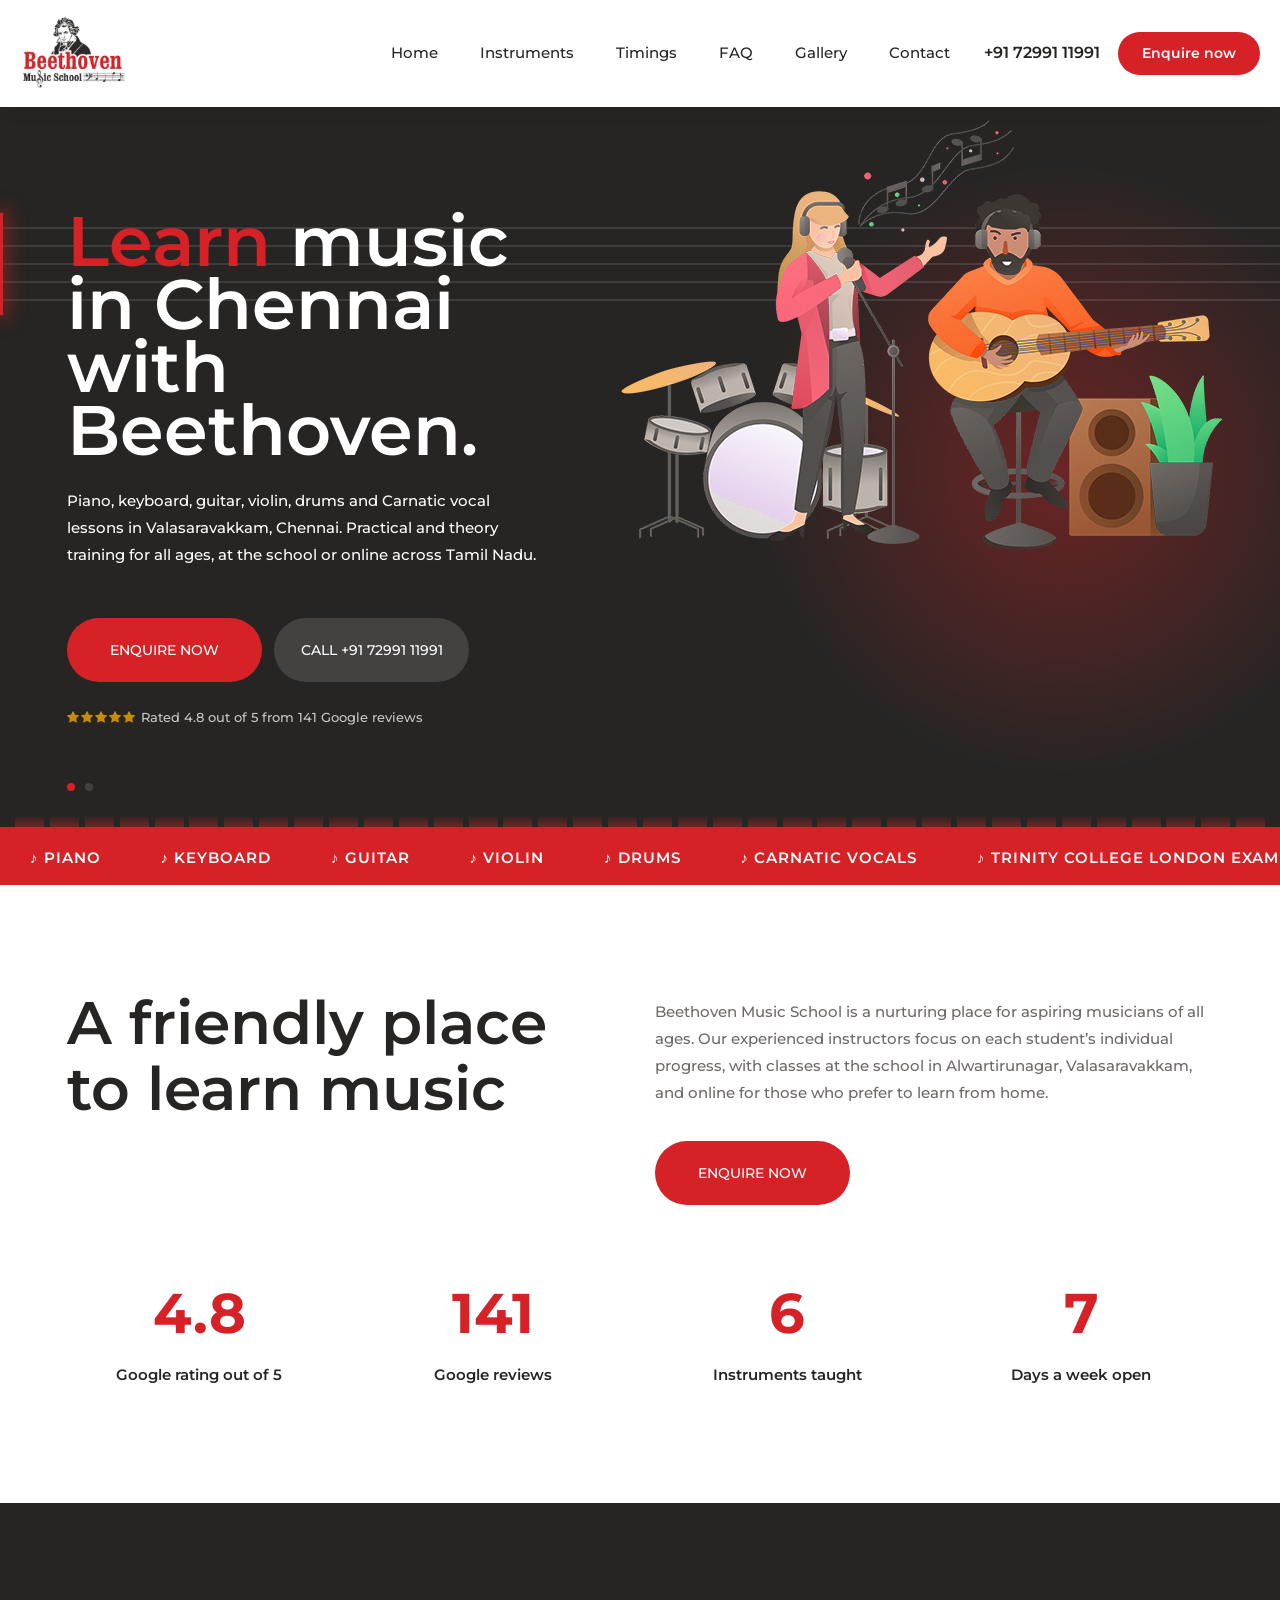
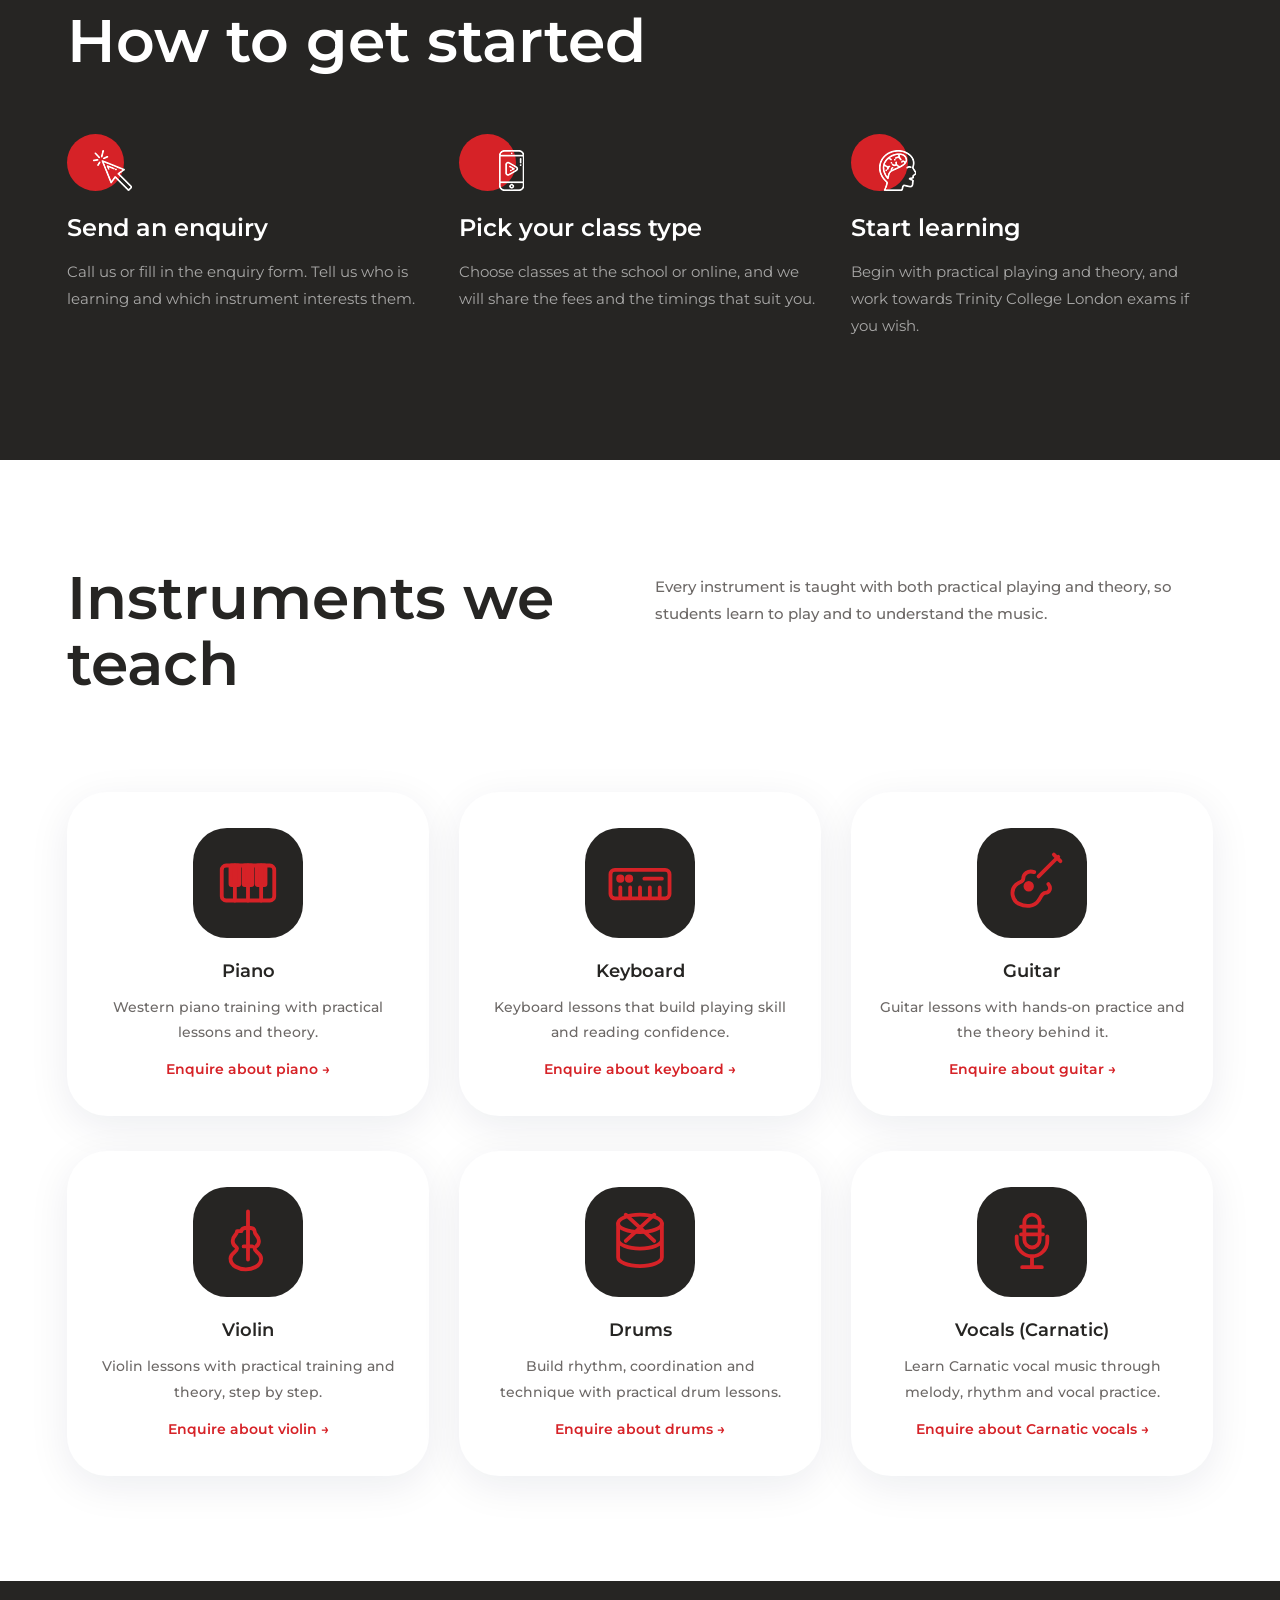
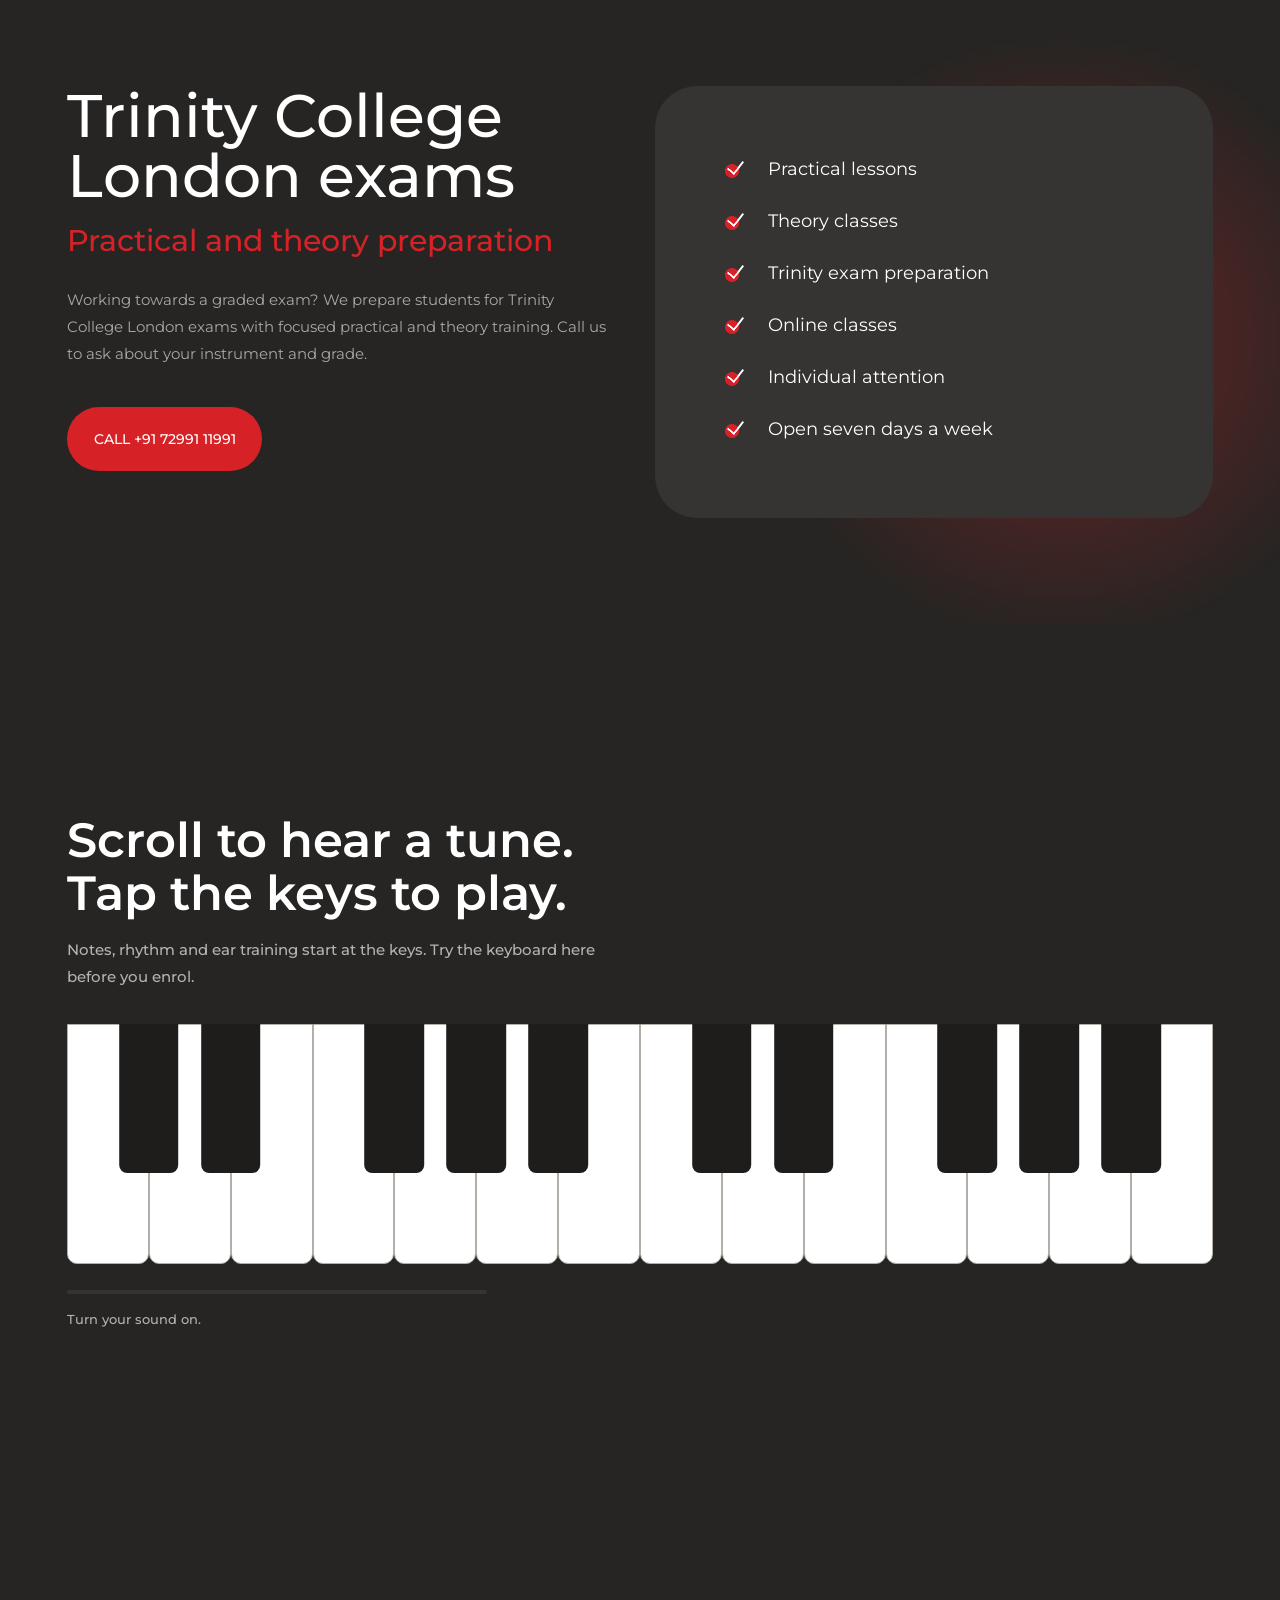
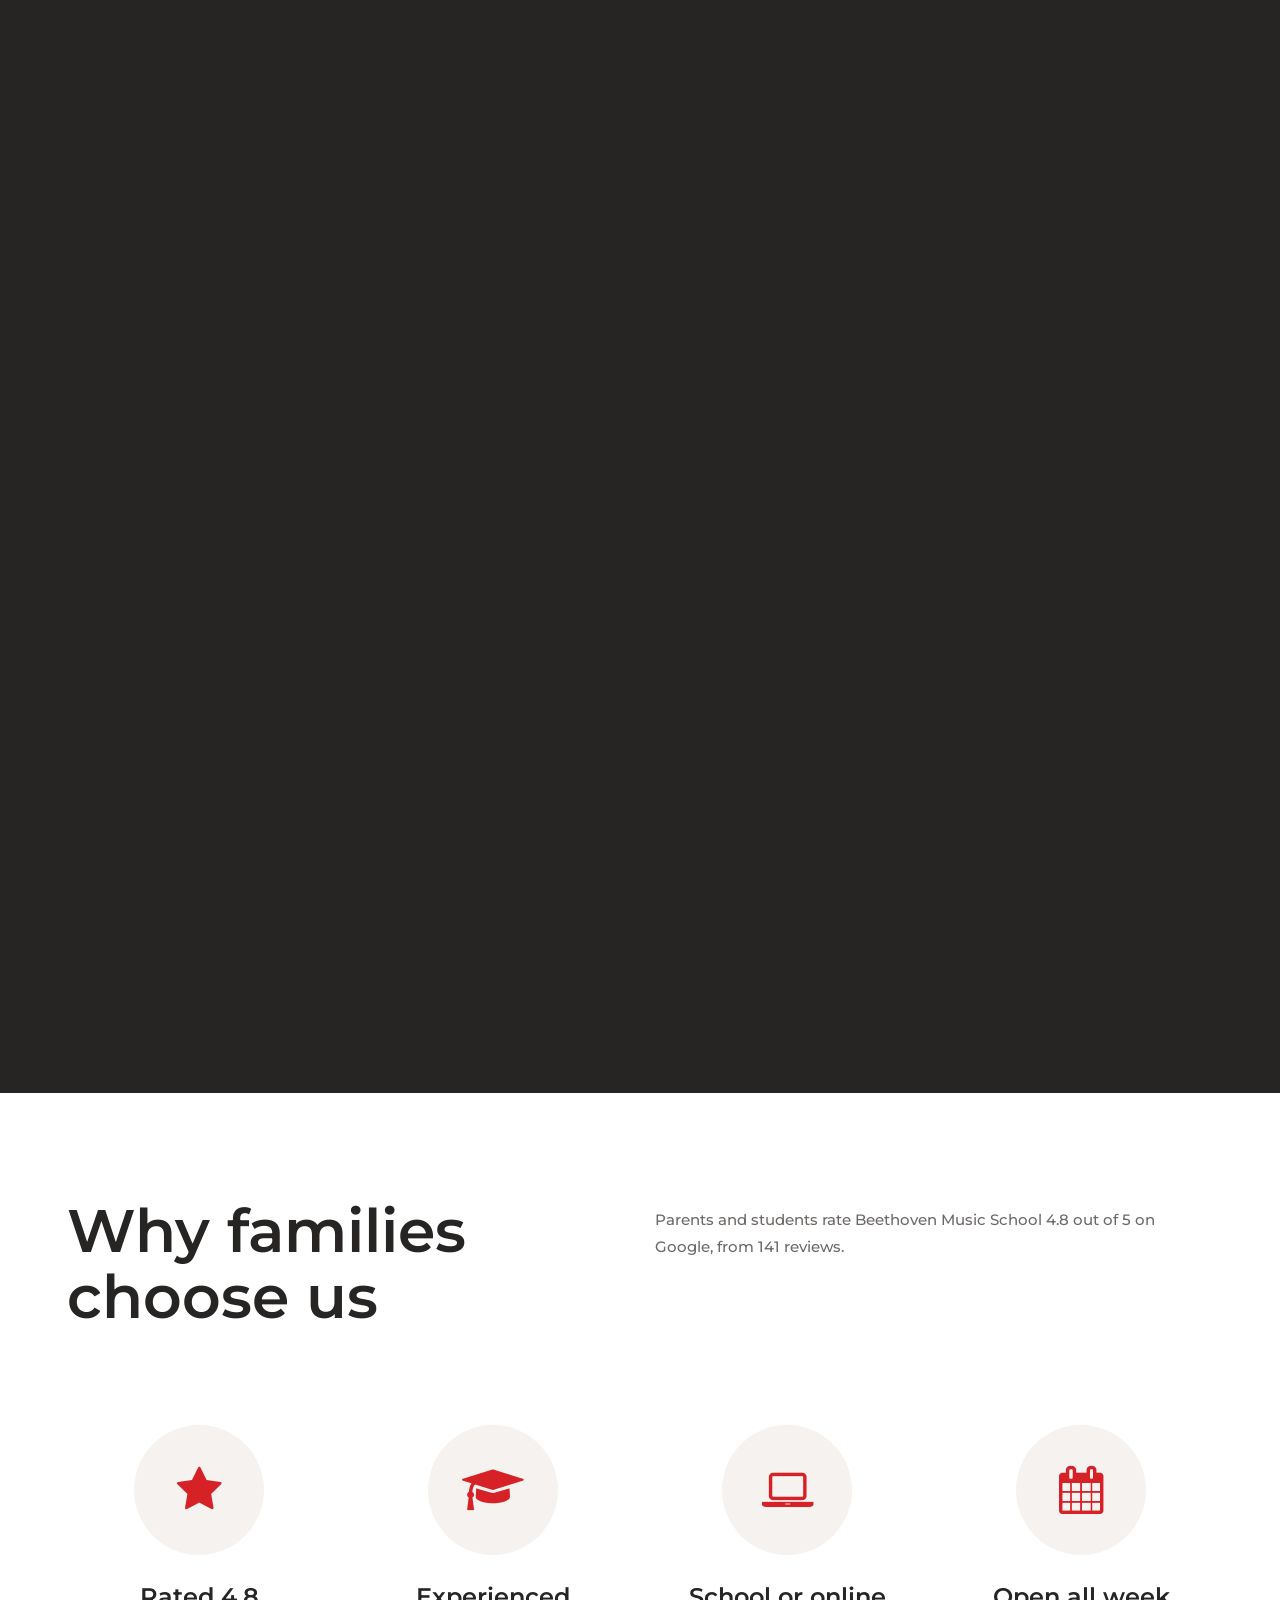
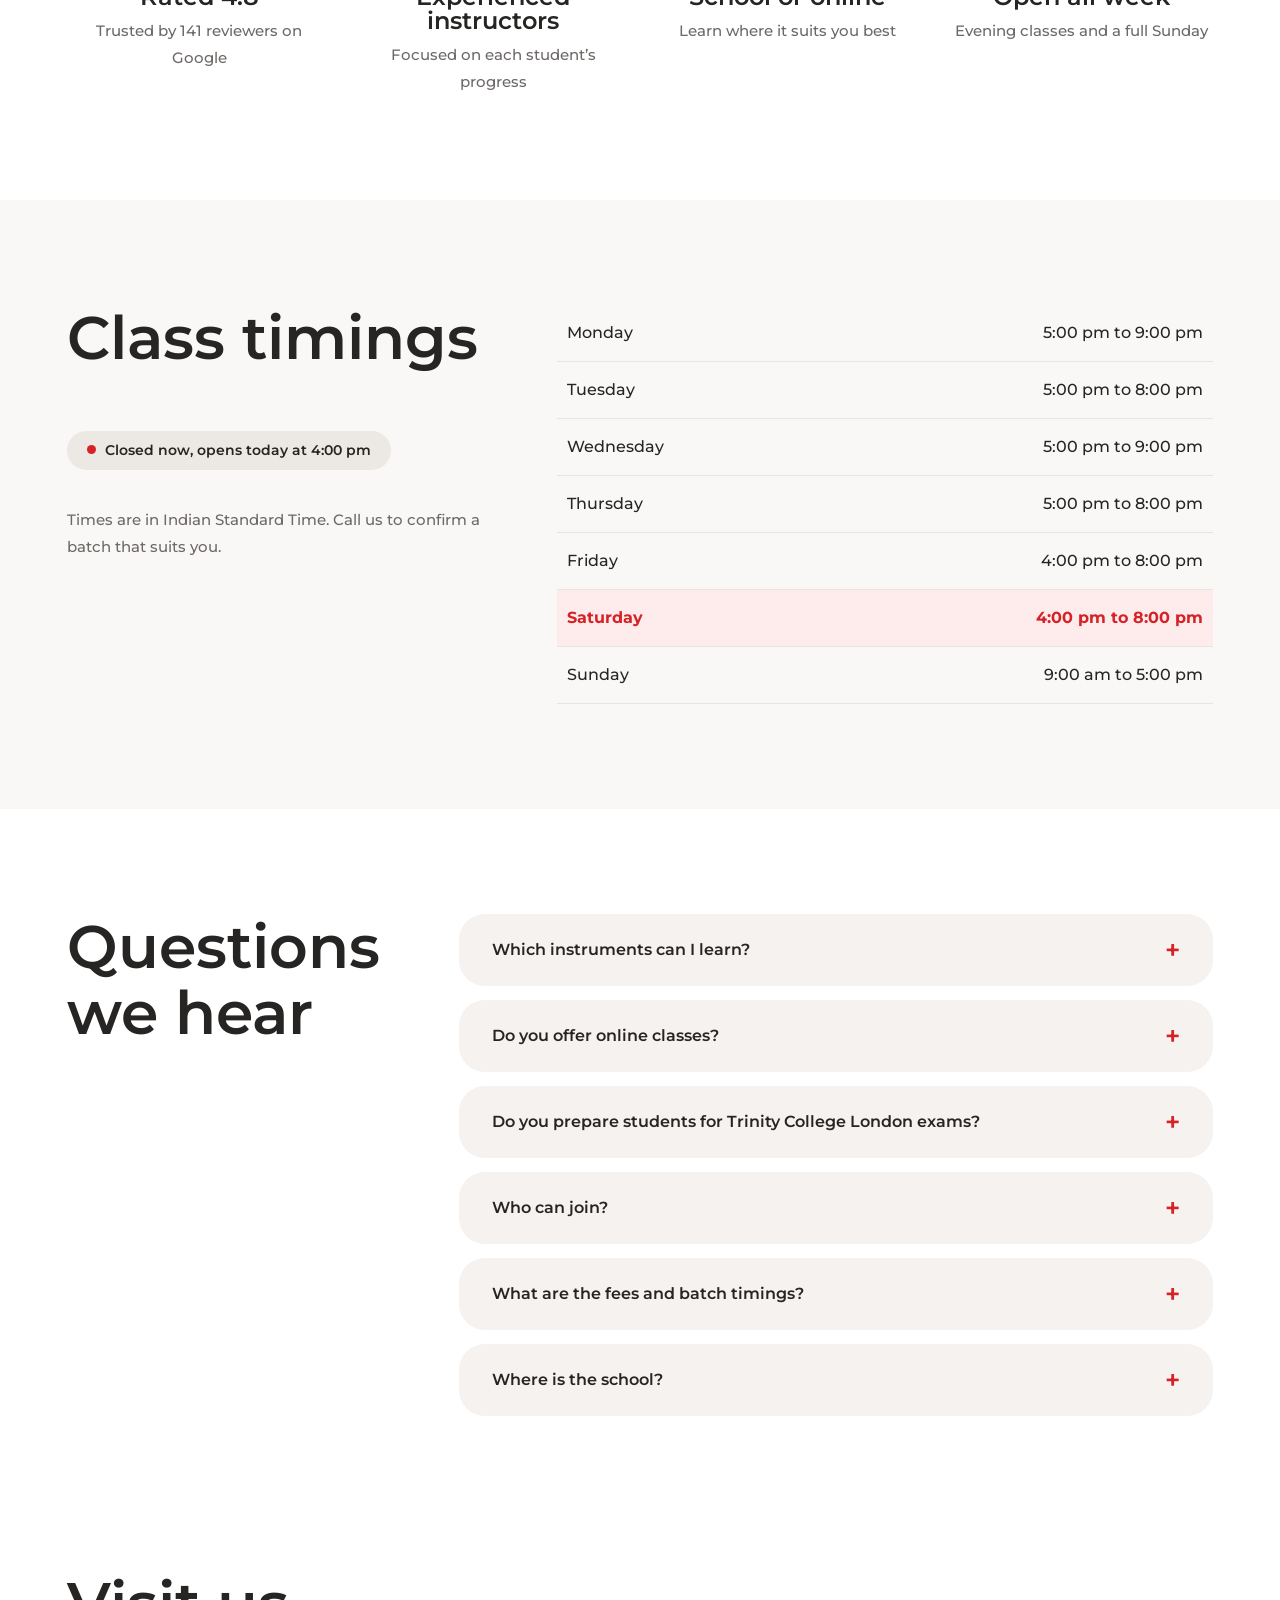
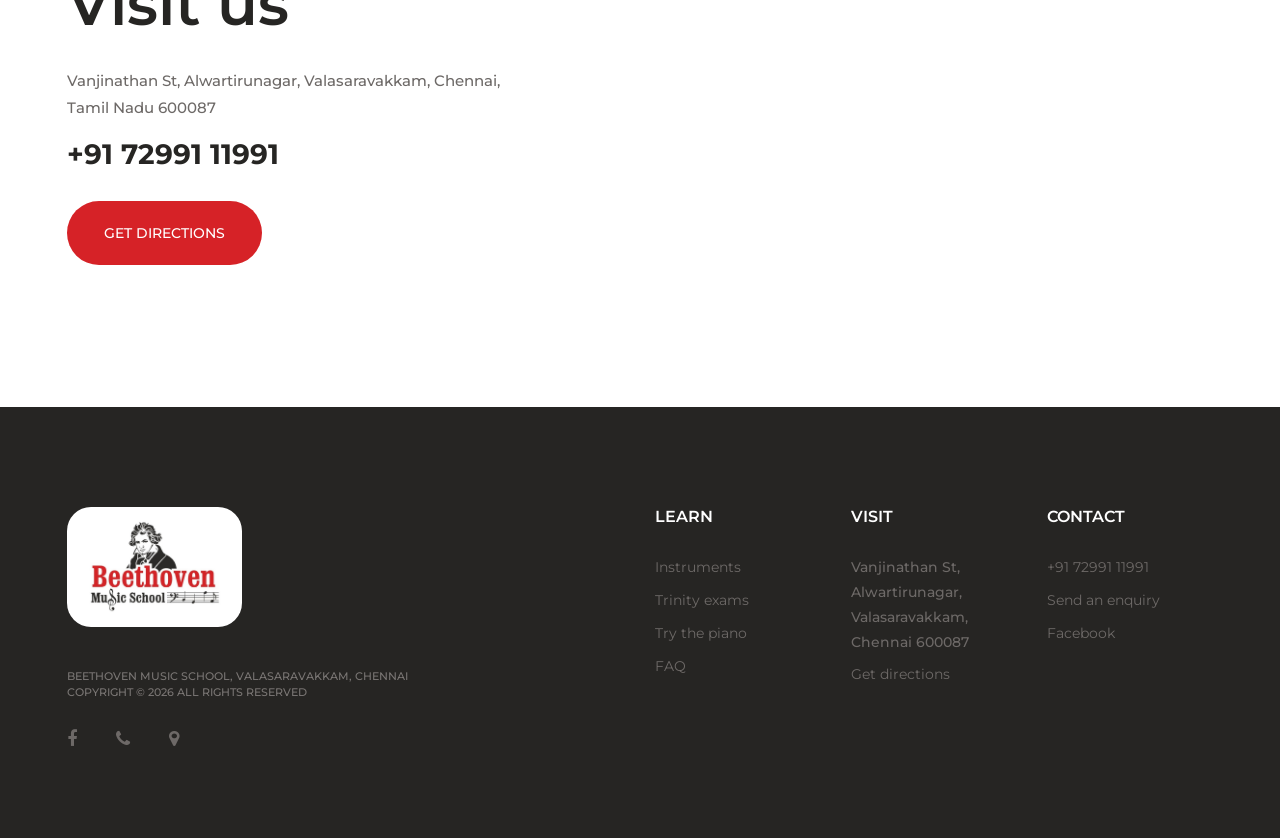
<file: index.html>
<!DOCTYPE html>
<html lang="en">

<head>
	<title>Beethoven Music School | Music classes in Valasaravakkam, Chennai</title>
	<meta charset="UTF-8">
	<meta name="description"
		content="Beethoven Music School offers piano, keyboard, guitar, violin, drums and Carnatic vocal lessons in Valasaravakkam, Chennai, plus online music classes across Tamil Nadu.">
	<meta name="keywords"
		content="music school Valasaravakkam, piano classes Chennai, guitar classes Chennai, violin classes, keyboard classes, drum lessons Chennai, Carnatic vocal classes Chennai, Trinity College London exams, online music classes">
	<meta name="viewport" content="width=device-width, initial-scale=1.0">
	<link rel="canonical" href="https://beethovenmusicschool.org/">
	<meta property="og:title" content="Beethoven Music School | Music classes in Valasaravakkam, Chennai">
	<meta property="og:description"
		content="Piano, keyboard, guitar, violin, drums and Carnatic vocal lessons in Valasaravakkam, Chennai, plus online music classes across Tamil Nadu.">
	<meta property="og:type" content="website">
	<meta property="og:url" content="https://beethovenmusicschool.org/">
	<meta property="og:site_name" content="Beethoven Music School">
	<meta property="og:image" content="https://beethovenmusicschool.org/img/logo.jpg">
	<meta property="og:image:alt" content="Beethoven Music School">
	<meta name="twitter:card" content="summary">
	<link href="img/favicon.png" rel="icon" type="image/png" />
	<link href="https://fonts.googleapis.com/css?family=Montserrat:300,400,500,600,700&display=swap" rel="stylesheet">
	<link rel="stylesheet" href="css/bootstrap.min.css" />
	<link rel="stylesheet" href="css/font-awesome.min.css" />
	<link rel="stylesheet" href="css/owl.carousel.min.css" />
	<link rel="stylesheet" href="css/slicknav.min.css" />
	<link rel="stylesheet" href="css/style.css" />
	<link rel="stylesheet" href="css/custom.css" />
	<script type="application/ld+json">
	{"@context":"https://schema.org","@type":"EducationalOrganization","@id":"https://beethovenmusicschool.org/#school","name":"Beethoven Music School","logo":"https://beethovenmusicschool.org/img/logo.jpg","image":"https://beethovenmusicschool.org/img/hero-bg.png","telephone":"+917299111991","url":"https://beethovenmusicschool.org/","sameAs":["https://www.facebook.com/BeethovenMusicSchool/","https://www.google.com/maps?cid=969597509734079938"],"areaServed":[{"@type":"City","name":"Chennai"},{"@type":"AdministrativeArea","name":"Tamil Nadu"}],"knowsAbout":["Piano lessons","Keyboard lessons","Guitar lessons","Violin lessons","Drum lessons","Carnatic vocal lessons","Trinity College London exam preparation","Online music classes"],
	"address":{"@type":"PostalAddress","streetAddress":"Vanjinathan St, Alwartirunagar, Valasaravakkam","addressLocality":"Chennai","addressRegion":"Tamil Nadu","postalCode":"600087","addressCountry":"IN"},
	"openingHoursSpecification":[
	{"@type":"OpeningHoursSpecification","dayOfWeek":["Monday","Wednesday"],"opens":"17:00","closes":"21:00"},
	{"@type":"OpeningHoursSpecification","dayOfWeek":["Tuesday","Thursday"],"opens":"17:00","closes":"20:00"},
	{"@type":"OpeningHoursSpecification","dayOfWeek":["Friday","Saturday"],"opens":"16:00","closes":"20:00"},
	{"@type":"OpeningHoursSpecification","dayOfWeek":"Sunday","opens":"09:00","closes":"17:00"}]}
	</script>
</head>

<body>
	<div id="preloder">
		<div class="loader"></div>
	</div>

	<header class="header-section clearfix">
		<a href="index.html" class="site-logo"><img src="img/logo.jpg" alt="Beethoven Music School"></a>
		<div class="header-right">
			<a href="tel:+917299111991" class="hr-btn">Call us</a>
			<span>|</span>
			<div class="user-panel">
				<a href="tel:+917299111991" class="login">+91 72991 11991</a>
				<a href="contact.html" class="register">Enquire now</a>
			</div>
		</div>
		<ul class="main-menu">
			<li><a href="index.html">Home</a></li>
			<li><a href="index.html#instruments">Instruments</a></li>
			<li><a href="index.html#timings">Timings</a></li>
			<li><a href="index.html#faq">FAQ</a></li>
			<li><a href="gallery.html">Gallery</a></li>
			<li><a href="contact.html">Contact</a></li>
		</ul>
	</header>

	<!-- Hero -->
	<section class="hero-section">
		<div class="hero-slider owl-carousel">
			<div class="hs-item">
				<div class="hero-fx" aria-hidden="true">
					<div class="fx-staff"></div><span class="n " style="--l:5%;--d:0s;--t:11s;--s:34px">♪</span><span
						class="n r" style="--l:16%;--d:3s;--t:13s;--s:22px">♫</span><span class="n "
						style="--l:28%;--d:6s;--t:10s;--s:40px">♩</span><span class="n r"
						style="--l:42%;--d:1.5s;--t:12s;--s:26px">♪</span><span class="n "
						style="--l:55%;--d:8s;--t:14s;--s:36px">♫</span><span class="n r"
						style="--l:67%;--d:4s;--t:11s;--s:24px">♩</span><span class="n "
						style="--l:79%;--d:7s;--t:13s;--s:42px">♪</span><span class="n r"
						style="--l:91%;--d:2s;--t:12s;--s:28px">♫</span>
					<div class="eq"><i style="--i:0"></i><i style="--i:1"></i><i style="--i:2"></i><i
							style="--i:3"></i><i style="--i:4"></i><i style="--i:5"></i><i style="--i:6"></i><i
							style="--i:7"></i><i style="--i:8"></i><i style="--i:9"></i><i style="--i:10"></i><i
							style="--i:11"></i><i style="--i:12"></i><i style="--i:13"></i><i style="--i:14"></i><i
							style="--i:15"></i><i style="--i:16"></i><i style="--i:17"></i><i style="--i:18"></i><i
							style="--i:19"></i><i style="--i:20"></i><i style="--i:21"></i><i style="--i:22"></i><i
							style="--i:23"></i><i style="--i:24"></i><i style="--i:25"></i><i style="--i:26"></i><i
							style="--i:27"></i><i style="--i:28"></i><i style="--i:29"></i><i style="--i:30"></i><i
							style="--i:31"></i><i style="--i:32"></i><i style="--i:33"></i><i style="--i:34"></i><i
							style="--i:35"></i></div>
				</div>
				<div class="container">
					<div class="row">
						<div class="col-lg-6">
							<div class="hs-text">
								<h1><span>Learn</span> music in Chennai with Beethoven.</h1>
								<p>Piano, keyboard, guitar, violin, drums and Carnatic vocal lessons in Valasaravakkam, Chennai. Practical and
									theory training for all ages, at the school or online across Tamil Nadu.</p>
								<a href="contact.html" class="site-btn">Enquire now</a>
								<a href="tel:+917299111991" class="site-btn sb-c2">Call +91 72991 11991</a>
								<div class="rating"><i class="fa fa-star"></i><i class="fa fa-star"></i><i
										class="fa fa-star"></i><i class="fa fa-star"></i><i class="fa fa-star"></i>
									Rated 4.8 out of 5 from 141 Google reviews</div>
							</div>
						</div>
						<div class="col-lg-6">
							<div class="hr-img"><img src="img/hero-bg.png" alt="Musicians playing together"></div>
						</div>
					</div>
				</div>
				<i class="hs-progress"></i>
			</div>
			<div class="hs-item">
				<div class="hero-fx" aria-hidden="true">
					<div class="fx-staff"></div><span class="n " style="--l:5%;--d:0s;--t:11s;--s:34px">♪</span><span
						class="n r" style="--l:16%;--d:3s;--t:13s;--s:22px">♫</span><span class="n "
						style="--l:28%;--d:6s;--t:10s;--s:40px">♩</span><span class="n r"
						style="--l:42%;--d:1.5s;--t:12s;--s:26px">♪</span><span class="n "
						style="--l:55%;--d:8s;--t:14s;--s:36px">♫</span><span class="n r"
						style="--l:67%;--d:4s;--t:11s;--s:24px">♩</span><span class="n "
						style="--l:79%;--d:7s;--t:13s;--s:42px">♪</span><span class="n r"
						style="--l:91%;--d:2s;--t:12s;--s:28px">♫</span>
					<div class="eq"><i style="--i:0"></i><i style="--i:1"></i><i style="--i:2"></i><i
							style="--i:3"></i><i style="--i:4"></i><i style="--i:5"></i><i style="--i:6"></i><i
							style="--i:7"></i><i style="--i:8"></i><i style="--i:9"></i><i style="--i:10"></i><i
							style="--i:11"></i><i style="--i:12"></i><i style="--i:13"></i><i style="--i:14"></i><i
							style="--i:15"></i><i style="--i:16"></i><i style="--i:17"></i><i style="--i:18"></i><i
							style="--i:19"></i><i style="--i:20"></i><i style="--i:21"></i><i style="--i:22"></i><i
							style="--i:23"></i><i style="--i:24"></i><i style="--i:25"></i><i style="--i:26"></i><i
							style="--i:27"></i><i style="--i:28"></i><i style="--i:29"></i><i style="--i:30"></i><i
							style="--i:31"></i><i style="--i:32"></i><i style="--i:33"></i><i style="--i:34"></i><i
							style="--i:35"></i></div>
				</div>
				<div class="container">
					<div class="row">
						<div class="col-lg-6">
							<div class="hs-text">
								<h2>Prepare for <span>Trinity</span> exams.</h2>
								<p>Exam preparation for Trinity College London, with practical and theory training.
									Classes are available online too.</p>
								<a href="contact.html" class="site-btn">Ask about exams</a>
								<a href="#piano-section" class="site-btn sb-c2">Try the piano</a>
							</div>
						</div>
						<div class="col-lg-6">
							<div class="hr-img"><img src="img/piano-hero.svg" alt="Piano keys and musical notes"></div>
						</div>
					</div>
				</div>
				<i class="hs-progress"></i>
			</div>
		</div>
	</section>

	<!-- Marquee banner -->
	<div class="marquee" aria-hidden="true">
		<div class="mq-track"><span>♪ Piano</span><span>♪ Keyboard</span><span>♪ Guitar</span><span>♪
				Violin</span><span>♪ Drums</span><span>♪ Carnatic vocals</span><span>♪ Trinity College London exam preparation</span><span>♪ Practical and
				theory</span><span>♪ Online classes</span><span>♪ Open 7 days a week</span><span>♪ Piano</span><span>♪
				Keyboard</span><span>♪ Guitar</span><span>♪ Violin</span><span>♪ Drums</span><span>♪ Carnatic vocals</span><span>♪ Trinity College London exam
				preparation</span><span>♪ Practical and theory</span><span>♪ Online classes</span><span>♪ Open 7 days a
				week</span></div>
	</div>

	<!-- Intro + stats -->
	<section class="intro-section spad" id="about">
		<div class="container">
			<div class="row">
				<div class="col-lg-6">
					<div class="section-title">
						<h2>A friendly place to learn music</h2>
					</div>
				</div>
				<div class="col-lg-6">
					<p>Beethoven Music School is a nurturing place for aspiring musicians of all ages. Our experienced
						instructors focus on each student&rsquo;s individual progress, with classes at the school in
						Alwartirunagar, Valasaravakkam, and online for those who prefer to learn from home.</p>
					<a href="contact.html" class="site-btn">Enquire now</a>
				</div>
			</div>
			<div class="row stats">
				<div class="col-6 col-md-3">
					<div class="stat">
						<div class="num"><span class="count" data-to="4.8" data-dec="1">4.8</span></div>
						<p>Google rating out of 5</p>
					</div>
				</div>
				<div class="col-6 col-md-3">
					<div class="stat">
						<div class="num"><span class="count" data-to="141">141</span></div>
						<p>Google reviews</p>
					</div>
				</div>
				<div class="col-6 col-md-3">
					<div class="stat">
						<div class="num"><span class="count" data-to="6">6</span></div>
						<p>Instruments taught</p>
					</div>
				</div>
				<div class="col-6 col-md-3">
					<div class="stat">
						<div class="num"><span class="count" data-to="7">7</span></div>
						<p>Days a week open</p>
					</div>
				</div>
			</div>
		</div>
	</section>

	<!-- How it works -->
	<section class="how-section spad">
		<div class="container text-white">
			<div class="section-title">
				<h2>How to get started</h2>
			</div>
			<div class="row">
				<div class="col-md-4">
					<div class="how-item">
						<div class="hi-icon"><img src="img/icons/pointer.png" alt=""></div>
						<h4>Send an enquiry</h4>
						<p>Call us or fill in the enquiry form. Tell us who is learning and which instrument interests
							them.</p>
					</div>
				</div>
				<div class="col-md-4">
					<div class="how-item">
						<div class="hi-icon"><img src="img/icons/smartphone.png" alt=""></div>
						<h4>Pick your class type</h4>
						<p>Choose classes at the school or online, and we will share the fees and the timings that suit
							you.</p>
					</div>
				</div>
				<div class="col-md-4">
					<div class="how-item">
						<div class="hi-icon"><img src="img/icons/brain.png" alt=""></div>
						<h4>Start learning</h4>
						<p>Begin with practical playing and theory, and work towards Trinity College London exams if you
							wish.</p>
					</div>
				</div>
			</div>
		</div>
	</section>

	<!-- Instruments -->
	<section class="concept-section spad" id="instruments">
		<div class="container">
			<div class="row">
				<div class="col-lg-6">
					<div class="section-title">
						<h2>Instruments we teach</h2>
					</div>
				</div>
				<div class="col-lg-6">
					<p>Every instrument is taught with both practical playing and theory, so students learn to play and
						to understand the music.</p>
				</div>
			</div>
			<div class="row">
				<div class="col-lg-4 col-sm-6">
					<div class="inst-card">
						<div class="ic"><svg viewBox="0 0 64 64">
								<rect x="8" y="16" width="48" height="32" rx="4" />
								<path d="M20 16v32M32 16v32M44 16v32" />
								<rect x="16" y="16" width="8" height="18" rx="1" fill="#d62227" />
								<rect x="28" y="16" width="8" height="18" rx="1" fill="#d62227" />
								<rect x="40" y="16" width="8" height="18" rx="1" fill="#d62227" />
							</svg></div>
						<h5>Piano</h5>
						<p>Western piano training with practical lessons and theory.</p><a
							href="contact.html?instrument=Piano">Enquire about piano &rarr;</a>
					</div>
				</div>
				<div class="col-lg-4 col-sm-6">
					<div class="inst-card">
						<div class="ic"><svg viewBox="0 0 64 64">
								<rect x="5" y="20" width="54" height="26" rx="4" />
								<path d="M14 36v10M23 36v10M32 36v10M41 36v10M50 36v10" />
								<circle cx="14" cy="28" r="2" fill="#d62227" />
								<circle cx="22" cy="28" r="2" fill="#d62227" />
								<path d="M36 28h16" />
							</svg></div>
						<h5>Keyboard</h5>
						<p>Keyboard lessons that build playing skill and reading confidence.</p><a
							href="contact.html?instrument=Keyboard">Enquire about keyboard &rarr;</a>
					</div>
				</div>
				<div class="col-lg-4 col-sm-6">
					<div class="inst-card">
						<div class="ic"><svg viewBox="0 0 64 64">
								<path d="M38 26L56 8M52 6l6 6" />
								<path
									d="M34 22c-6-2-10 2-10 6 0 3-4 3-7 6-5 5-3 14 3 17s14 3 18-3c3-4 3-7 6-7 4 0 6-4 3-8" />
								<circle cx="29" cy="35" r="3" fill="#d62227" />
							</svg></div>
						<h5>Guitar</h5>
						<p>Guitar lessons with hands-on practice and the theory behind it.</p><a
							href="contact.html?instrument=Guitar">Enquire about guitar &rarr;</a>
					</div>
				</div>
				<div class="col-lg-4 col-sm-6">
					<div class="inst-card">
						<div class="ic"><svg viewBox="0 0 64 64">
								<path d="M32 4v14" />
								<path
									d="M26 22c0-4 12-4 12 0 0 4 4 4 4 9s-4 5-4 7c0 3 6 4 6 9 0 7-8 10-14 10s-14-3-14-10c0-5 6-6 6-9 0-2-4-2-4-7s4-5 4-9z" />
								<path d="M28 36h8M32 18v30" stroke="#d62227" />
							</svg></div>
						<h5>Violin</h5>
						<p>Violin lessons with practical training and theory, step by step.</p><a
							href="contact.html?instrument=Violin">Enquire about violin &rarr;</a>
					</div>
				</div>
				<div class="col-lg-4 col-sm-6">
					<div class="inst-card">
						<div class="ic"><svg viewBox="0 0 64 64" aria-hidden="true" focusable="false">
								<ellipse cx="32" cy="15" rx="20" ry="8" />
								<path d="M12 15v31c0 4.5 9 8 20 8s20-3.5 20-8V15M12 30c0 4.5 9 8 20 8s20-3.5 20-8M19 7l26 24M45 7 19 31" />
							</svg></div>
						<h5>Drums</h5>
						<p>Build rhythm, coordination and technique with practical drum lessons.</p>
						<a href="contact.html?instrument=Drums">Enquire about drums &rarr;</a>
					</div>
				</div>
				<div class="col-lg-4 col-sm-6">
					<div class="inst-card">
						<div class="ic"><svg viewBox="0 0 64 64" aria-hidden="true" focusable="false">
								<rect x="25" y="7" width="14" height="30" rx="7" />
								<path d="M18 27v4a14 14 0 0 0 28 0v-4M32 45v10M23 55h18M22 18h20M22 25h20" />
							</svg></div>
						<h5>Vocals (Carnatic)</h5>
						<p>Learn Carnatic vocal music through melody, rhythm and vocal practice.</p>
						<a href="contact.html?instrument=Vocals%20%28Carnatic%29">Enquire about Carnatic vocals &rarr;</a>
					</div>
				</div>
			</div>
		</div>
	</section>

	<!-- Trinity -->
	<section class="subscription-section spad" id="trinity">
		<div class="hero-fx" aria-hidden="true"><span class="n " style="--l:5%;--d:0s;--t:11s;--s:34px">♪</span><span
				class="n r" style="--l:16%;--d:3s;--t:13s;--s:22px">♫</span><span class="n "
				style="--l:28%;--d:6s;--t:10s;--s:40px">♩</span><span class="n r"
				style="--l:42%;--d:1.5s;--t:12s;--s:26px">♪</span><span class="n "
				style="--l:55%;--d:8s;--t:14s;--s:36px">♫</span><span class="n r"
				style="--l:67%;--d:4s;--t:11s;--s:24px">♩</span><span class="n "
				style="--l:79%;--d:7s;--t:13s;--s:42px">♪</span><span class="n r"
				style="--l:91%;--d:2s;--t:12s;--s:28px">♫</span></div>
		<div class="container">
			<div class="row">
				<div class="col-lg-6">
					<div class="sub-text">
						<h2>Trinity College London exams</h2>
						<h3>Practical and theory preparation</h3>
						<p>Working towards a graded exam? We prepare students for Trinity College London exams with
							focused practical and theory training. Call us to ask about your instrument and grade.</p>
						<a href="tel:+917299111991" class="site-btn pulse">Call +91 72991 11991</a>
					</div>
				</div>
				<div class="col-lg-6">
					<ul class="sub-list">
						<li><img src="img/icons/check-icon.png" alt="">Practical lessons</li>
						<li><img src="img/icons/check-icon.png" alt="">Theory classes</li>
						<li><img src="img/icons/check-icon.png" alt="">Trinity exam preparation</li>
						<li><img src="img/icons/check-icon.png" alt="">Online classes</li>
						<li><img src="img/icons/check-icon.png" alt="">Individual attention</li>
						<li><img src="img/icons/check-icon.png" alt="">Open seven days a week</li>
					</ul>
				</div>
			</div>
		</div>
	</section>

	<!-- Scroll piano -->
	<section class="piano-section" id="piano-section">
		<div class="piano-stick">
			<div class="container">
				<h2>Scroll to hear a tune.<br>Tap the keys to play.</h2>
				<p>Notes, rhythm and ear training start at the keys. Try the keyboard here before you enrol.</p>
				<div class="piano" id="piano" role="group" aria-label="Piano keyboard"></div>
				<div class="p-bar" aria-hidden="true"><b></b></div>
				<p class="piano-hint">Turn your sound on.</p>
			</div>
		</div>
	</section>

	<!-- Why -->
	<section class="premium-section spad" id="why">
		<div class="container">
			<div class="row">
				<div class="col-lg-6">
					<div class="section-title">
						<h2>Why families choose us</h2>
					</div>
				</div>
				<div class="col-lg-6">
					<p>Parents and students rate Beethoven Music School 4.8 out of 5 on Google, from 141 reviews.</p>
				</div>
			</div>
			<div class="row">
				<div class="col-lg-3 col-sm-6">
					<div class="why-item">
						<div class="wi"><i class="fa fa-star"></i></div>
						<h4>Rated 4.8</h4>
						<p>Trusted by 141 reviewers on Google</p>
					</div>
				</div>
				<div class="col-lg-3 col-sm-6">
					<div class="why-item">
						<div class="wi"><i class="fa fa-graduation-cap"></i></div>
						<h4>Experienced instructors</h4>
						<p>Focused on each student&rsquo;s progress</p>
					</div>
				</div>
				<div class="col-lg-3 col-sm-6">
					<div class="why-item">
						<div class="wi"><i class="fa fa-laptop"></i></div>
						<h4>School or online</h4>
						<p>Learn where it suits you best</p>
					</div>
				</div>
				<div class="col-lg-3 col-sm-6">
					<div class="why-item">
						<div class="wi"><i class="fa fa-calendar"></i></div>
						<h4>Open all week</h4>
						<p>Evening classes and a full Sunday</p>
					</div>
				</div>
			</div>
		</div>
	</section>

	<!-- Timings -->
	<section class="intro-section spad" id="timings" style="background:#faf8f6">
		<div class="container">
			<div class="row">
				<div class="col-lg-5">
					<div class="section-title">
						<h2>Class timings</h2>
					</div>
					<div class="open-badge" aria-live="polite">Checking hours&hellip;</div>
					<p>Times are in Indian Standard Time. Call us to confirm a batch that suits you.</p>
				</div>
				<div class="col-lg-7">
					<table class="hours-table">
						<tbody>
							<tr data-day="1">
								<td>Monday</td>
								<td>5:00 pm to 9:00 pm</td>
							</tr>
							<tr data-day="2">
								<td>Tuesday</td>
								<td>5:00 pm to 8:00 pm</td>
							</tr>
							<tr data-day="3">
								<td>Wednesday</td>
								<td>5:00 pm to 9:00 pm</td>
							</tr>
							<tr data-day="4">
								<td>Thursday</td>
								<td>5:00 pm to 8:00 pm</td>
							</tr>
							<tr data-day="5">
								<td>Friday</td>
								<td>4:00 pm to 8:00 pm</td>
							</tr>
							<tr data-day="6">
								<td>Saturday</td>
								<td>4:00 pm to 8:00 pm</td>
							</tr>
							<tr data-day="0">
								<td>Sunday</td>
								<td>9:00 am to 5:00 pm</td>
							</tr>
						</tbody>
					</table>
				</div>
			</div>
		</div>
	</section>

	<!-- FAQ -->
	<section class="spad" id="faq">
		<div class="container">
			<div class="row">
				<div class="col-lg-4">
					<div class="section-title">
						<h2>Questions we hear</h2>
					</div>
				</div>
				<div class="col-lg-8">
					<div class="faq" id="faq-acc">
						<div class="card">
							<div class="card-header" id="fh0"><button class="btn btn-link collapsed" type="button"
									data-toggle="collapse" data-target="#fc0" aria-expanded="false"
									aria-controls="fc0">Which instruments can I learn?</button></div>
							<div id="fc0" class="collapse" aria-labelledby="fh0" data-parent="#faq-acc">
								<div class="card-body">We teach piano, keyboard, guitar, violin, drums and Carnatic vocals.</div>
							</div>
						</div>
						<div class="card">
							<div class="card-header" id="fh1"><button class="btn btn-link collapsed" type="button"
									data-toggle="collapse" data-target="#fc1" aria-expanded="false"
									aria-controls="fc1">Do you offer online classes?</button></div>
							<div id="fc1" class="collapse" aria-labelledby="fh1" data-parent="#faq-acc">
								<div class="card-body">Yes. Online classes are available as well as classes at the
									school in Alwartirunagar, Valasaravakkam.</div>
							</div>
						</div>
						<div class="card">
							<div class="card-header" id="fh2"><button class="btn btn-link collapsed" type="button"
									data-toggle="collapse" data-target="#fc2" aria-expanded="false"
									aria-controls="fc2">Do you prepare students for Trinity College London
									exams?</button></div>
							<div id="fc2" class="collapse" aria-labelledby="fh2" data-parent="#faq-acc">
								<div class="card-body">Yes. We offer Trinity College London exam preparation, with both
									practical and theory training.</div>
							</div>
						</div>
						<div class="card">
							<div class="card-header" id="fh3"><button class="btn btn-link collapsed" type="button"
									data-toggle="collapse" data-target="#fc3" aria-expanded="false"
									aria-controls="fc3">Who can join?</button></div>
							<div id="fc3" class="collapse" aria-labelledby="fh3" data-parent="#faq-acc">
								<div class="card-body">Aspiring musicians of all ages are welcome. Tell us who is
									learning when you enquire and we will advise on how to start.</div>
							</div>
						</div>
						<div class="card">
							<div class="card-header" id="fh4"><button class="btn btn-link collapsed" type="button"
									data-toggle="collapse" data-target="#fc4" aria-expanded="false"
									aria-controls="fc4">What are the fees and batch timings?</button></div>
							<div id="fc4" class="collapse" aria-labelledby="fh4" data-parent="#faq-acc">
								<div class="card-body">Fees depend on the instrument and class type. Call <a
										href="tel:+917299111991">+91 72991 11991</a> or send an enquiry and we will
									share the details and the timings that suit you.</div>
							</div>
						</div>
						<div class="card">
							<div class="card-header" id="fh5"><button class="btn btn-link collapsed" type="button"
									data-toggle="collapse" data-target="#fc5" aria-expanded="false"
									aria-controls="fc5">Where is the school?</button></div>
							<div id="fc5" class="collapse" aria-labelledby="fh5" data-parent="#faq-acc">
								<div class="card-body">Vanjinathan St, Alwartirunagar, Valasaravakkam, Chennai, Tamil
									Nadu 600087. <a
										href="https://www.google.com/maps/search/?api=1&query=Beethoven%20Music%20School%20Vanjinathan%20St%20Alwartirunagar%20Valasaravakkam%20Chennai%20600087"
										target="_blank" rel="noopener">Open in Google Maps</a>.</div>
							</div>
						</div>
					</div>
				</div>
			</div>
		</div>
	</section>

	<!-- Visit -->
	<section class="spad pt-0" id="visit">
		<div class="container">
			<div class="row align-items-center">
				<div class="col-lg-5 visit-box">
					<div class="section-title">
						<h2>Visit us</h2>
					</div>
					<p>Vanjinathan St, Alwartirunagar, Valasaravakkam, Chennai, Tamil Nadu 600087</p>
					<a class="big-phone" href="tel:+917299111991">+91 72991 11991</a>
					<a href="https://www.google.com/maps/search/?api=1&query=Beethoven%20Music%20School%20Vanjinathan%20St%20Alwartirunagar%20Valasaravakkam%20Chennai%20600087"
						target="_blank" rel="noopener" class="site-btn">Get directions</a>
				</div>
				<div class="col-lg-7 visit-map mt-4 mt-lg-0"><iframe title="Beethoven Music School on Google Maps"
						src="https://www.google.com/maps?q=Beethoven%20Music%20School%20Vanjinathan%20St%20Alwartirunagar%20Valasaravakkam%20Chennai%20600087&output=embed"
						loading="lazy" referrerpolicy="no-referrer-when-downgrade" allowfullscreen></iframe></div>
			</div>
		</div>
	</section>

	<footer class="footer-section">
		<div class="container">
			<div class="row">
				<div class="col-xl-6 col-lg-7 order-lg-2">
					<div class="row">
						<div class="col-sm-4">
							<div class="footer-widget">
								<h2>Learn</h2>
								<ul>
									<li><a href="index.html#instruments">Instruments</a></li>
									<li><a href="index.html#trinity">Trinity exams</a></li>
									<li><a href="index.html#piano-section">Try the piano</a></li>
									<li><a href="index.html#faq">FAQ</a></li>
								</ul>
							</div>
						</div>
						<div class="col-sm-4">
							<div class="footer-widget">
								<h2>Visit</h2>
								<p>Vanjinathan St, Alwartirunagar, Valasaravakkam, Chennai 600087</p>
								<ul>
									<li><a href="https://www.google.com/maps/search/?api=1&query=Beethoven%20Music%20School%20Vanjinathan%20St%20Alwartirunagar%20Valasaravakkam%20Chennai%20600087"
											target="_blank" rel="noopener">Get directions</a></li>
								</ul>
							</div>
						</div>
						<div class="col-sm-4">
							<div class="footer-widget">
								<h2>Contact</h2>
								<ul>
									<li><a href="tel:+917299111991">+91 72991 11991</a></li>
									<li><a href="contact.html">Send an enquiry</a></li>
									<li><a href="https://www.facebook.com/BeethovenMusicSchool/" target="_blank"
											rel="noopener">Facebook</a></li>
								</ul>
							</div>
						</div>
					</div>
				</div>
				<div class="col-xl-6 col-lg-5 order-lg-1">
					<a href="index.html" class="site-logo"><img src="img/logo.jpg" alt="Beethoven Music School"></a>
					<div class="copyright">
						Beethoven Music School, Valasaravakkam, Chennai<br>Copyright &copy;
						<script>document.write(new Date().getFullYear());</script> All rights reserved
					</div>
					<div class="social-links">
						<a href="https://www.facebook.com/BeethovenMusicSchool/" target="_blank" rel="noopener"
							aria-label="Facebook"><i class="fa fa-facebook"></i></a>
						<a href="tel:+917299111991" aria-label="Call"><i class="fa fa-phone"></i></a>
						<a href="https://www.google.com/maps/search/?api=1&query=Beethoven%20Music%20School%20Vanjinathan%20St%20Alwartirunagar%20Valasaravakkam%20Chennai%20600087"
							target="_blank" rel="noopener" aria-label="Map"><i class="fa fa-map-marker"></i></a>
					</div>
				</div>
			</div>
		</div>
	</footer>

	<div class="mobile-cta"><a href="tel:+917299111991"><i class="fa fa-phone"></i> Call</a><a
			href="contact.html">Enquire now</a></div>

	<script src="js/jquery-3.2.1.min.js"></script>
	<script src="js/bootstrap.min.js"></script>
	<script src="js/jquery.slicknav.min.js"></script>
	<script src="js/owl.carousel.min.js"></script>
	<script src="js/main.js"></script>
	<script src="js/school.js?v=20261020-3"></script>
</body>

</html>
</file>
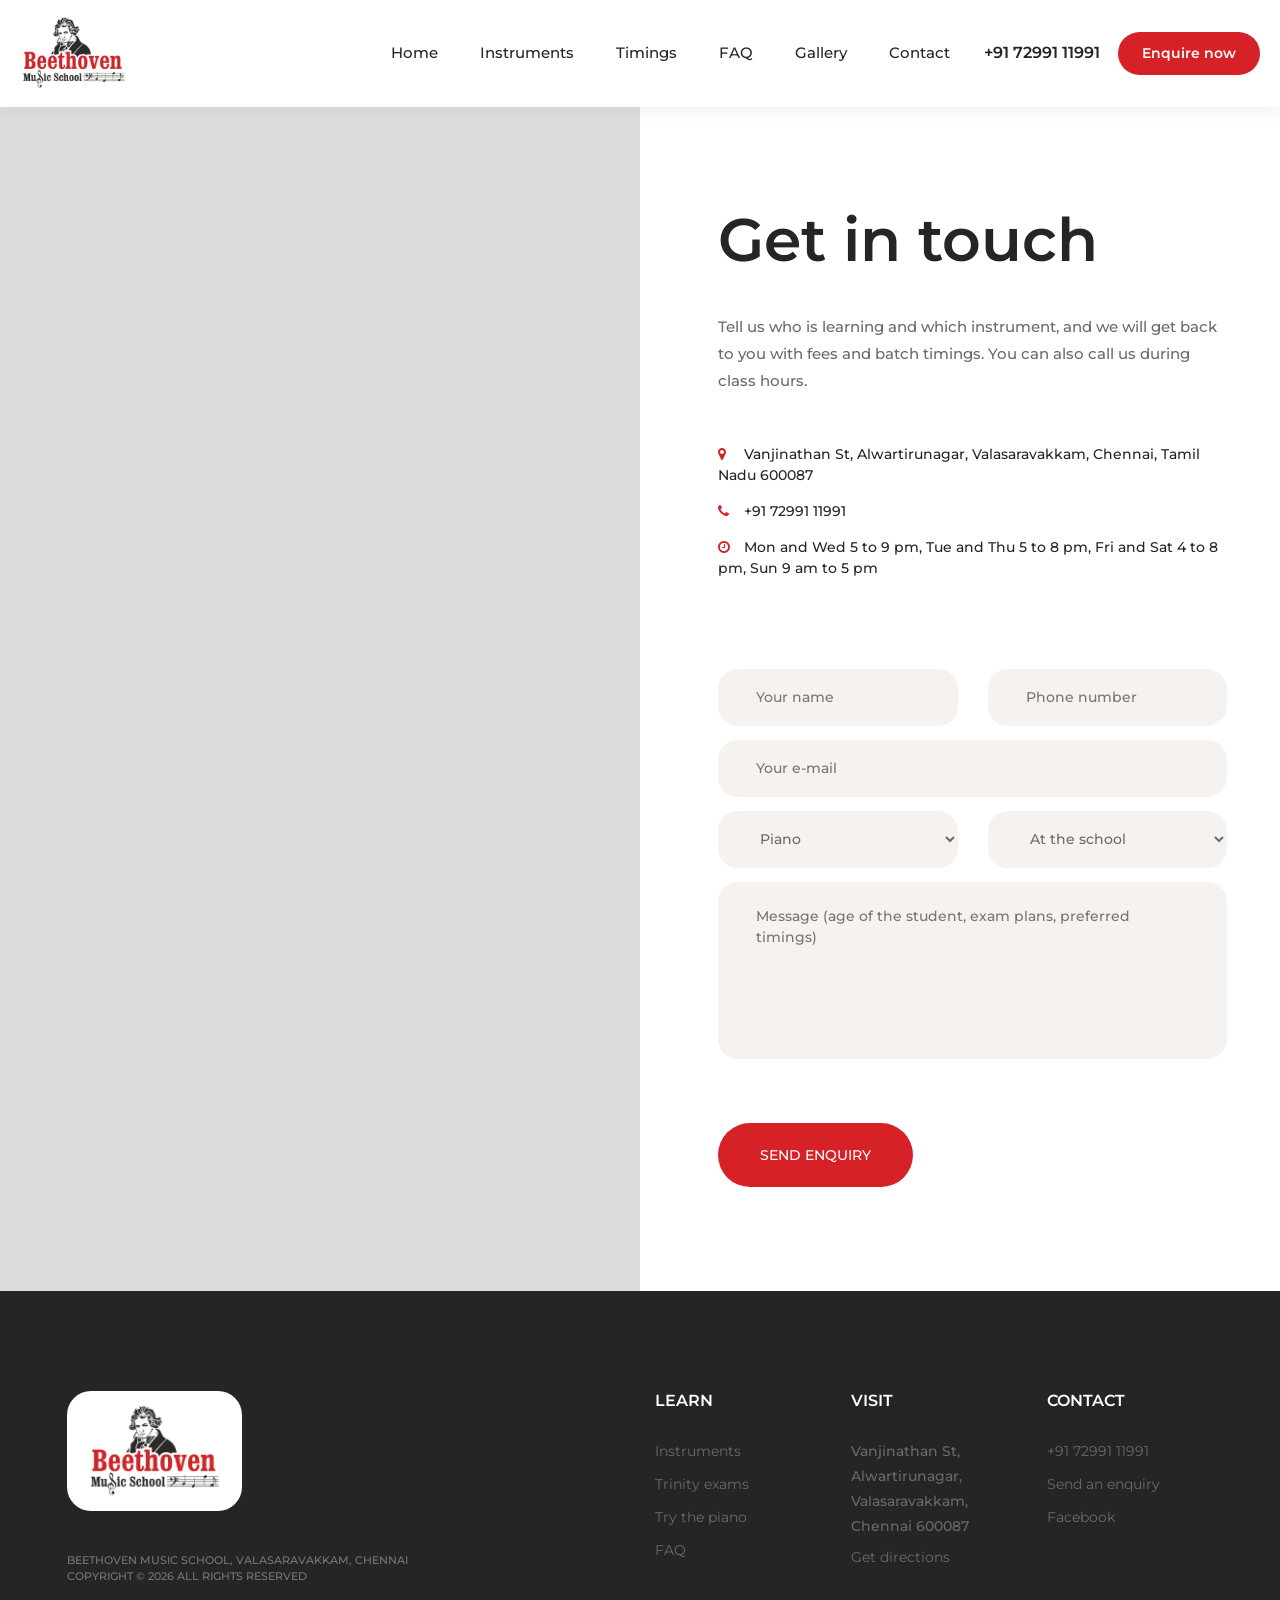
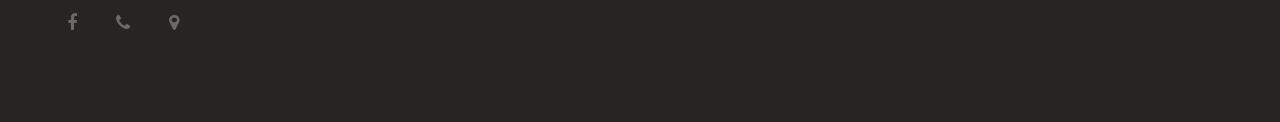
<file: contact.html>
<!DOCTYPE html>
<html lang="en">

<head>
	<title>Contact | Beethoven Music School, Valasaravakkam, Chennai</title>
	<meta charset="UTF-8">
	<meta name="description"
		content="Send an enquiry to Beethoven Music School or call +91 72991 11991. Piano, keyboard, guitar, violin, drums and Carnatic vocal classes in Valasaravakkam, Chennai.">
	<meta name="keywords"
		content="music school Valasaravakkam, piano classes Chennai, guitar classes Chennai, violin classes, keyboard classes, drum lessons Chennai, Carnatic vocal classes Chennai, Trinity College London exams, online music classes">
	<meta name="viewport" content="width=device-width, initial-scale=1.0">
	<link rel="canonical" href="https://beethovenmusicschool.org/contact.html">
	<meta property="og:title" content="Contact | Beethoven Music School, Valasaravakkam, Chennai">
	<meta property="og:description"
		content="Enquire about piano, keyboard, guitar, violin, drums and Carnatic vocal classes in Valasaravakkam, Chennai, or online music lessons across Tamil Nadu.">
	<meta property="og:type" content="website">
	<meta property="og:url" content="https://beethovenmusicschool.org/contact.html">
	<meta property="og:site_name" content="Beethoven Music School">
	<meta property="og:image" content="https://beethovenmusicschool.org/img/logo.jpg">
	<meta name="twitter:card" content="summary">
	<link href="img/favicon.png" rel="icon" type="image/png" />
	<link href="https://fonts.googleapis.com/css?family=Montserrat:300,400,500,600,700&display=swap" rel="stylesheet">
	<link rel="stylesheet" href="css/bootstrap.min.css" />
	<link rel="stylesheet" href="css/font-awesome.min.css" />
	<link rel="stylesheet" href="css/owl.carousel.min.css" />
	<link rel="stylesheet" href="css/slicknav.min.css" />
	<link rel="stylesheet" href="css/style.css" />
	<link rel="stylesheet" href="css/custom.css" />
	<script type="application/ld+json">
	{"@context":"https://schema.org","@type":"EducationalOrganization","@id":"https://beethovenmusicschool.org/#school","name":"Beethoven Music School","logo":"https://beethovenmusicschool.org/img/logo.jpg","telephone":"+917299111991","url":"https://beethovenmusicschool.org/","sameAs":["https://www.facebook.com/BeethovenMusicSchool/","https://www.google.com/maps?cid=969597509734079938"],"areaServed":[{"@type":"City","name":"Chennai"},{"@type":"AdministrativeArea","name":"Tamil Nadu"}],
	"address":{"@type":"PostalAddress","streetAddress":"Vanjinathan St, Alwartirunagar, Valasaravakkam","addressLocality":"Chennai","addressRegion":"Tamil Nadu","postalCode":"600087","addressCountry":"IN"},
	"openingHoursSpecification":[
	{"@type":"OpeningHoursSpecification","dayOfWeek":["Monday","Wednesday"],"opens":"17:00","closes":"21:00"},
	{"@type":"OpeningHoursSpecification","dayOfWeek":["Tuesday","Thursday"],"opens":"17:00","closes":"20:00"},
	{"@type":"OpeningHoursSpecification","dayOfWeek":["Friday","Saturday"],"opens":"16:00","closes":"20:00"},
	{"@type":"OpeningHoursSpecification","dayOfWeek":"Sunday","opens":"09:00","closes":"17:00"}]}
	</script>
</head>

<body>
	<div id="preloder">
		<div class="loader"></div>
	</div>

	<header class="header-section clearfix">
		<a href="index.html" class="site-logo"><img src="img/logo.jpg" alt="Beethoven Music School"></a>
		<div class="header-right">
			<a href="tel:+917299111991" class="hr-btn">Call us</a>
			<span>|</span>
			<div class="user-panel">
				<a href="tel:+917299111991" class="login">+91 72991 11991</a>
				<a href="contact.html" class="register">Enquire now</a>
			</div>
		</div>
		<ul class="main-menu">
			<li><a href="index.html">Home</a></li>
			<li><a href="index.html#instruments">Instruments</a></li>
			<li><a href="index.html#timings">Timings</a></li>
			<li><a href="index.html#faq">FAQ</a></li>
			<li><a href="gallery.html">Gallery</a></li>
			<li><a href="contact.html">Contact</a></li>
		</ul>
	</header>

	<section class="contact-section">
		<div class="container-fluid">
			<div class="row">
				<div class="col-lg-6 p-0" style="min-height:420px;position:relative">
					<div class="map"><iframe title="Beethoven Music School on Google Maps"
							src="https://www.google.com/maps?q=Beethoven%20Music%20School%20Vanjinathan%20St%20Alwartirunagar%20Valasaravakkam%20Chennai%20600087&output=embed"
							style="border:0" loading="lazy" allowfullscreen></iframe></div>
				</div>
				<div class="col-lg-6 p-0">
					<div class="contact-warp">
						<div class="section-title mb-0">
							<h2>Get in touch</h2>
						</div>
						<p>Tell us who is learning and which instrument, and we will get back to you with fees and batch
							timings. You can also call us during class hours.</p>
						<ul>
							<li><i class="fa fa-map-marker"></i> Vanjinathan St, Alwartirunagar, Valasaravakkam,
								Chennai, Tamil Nadu 600087</li>
							<li><i class="fa fa-phone"></i> <a href="tel:+917299111991">+91 72991 11991</a></li>
							<li><i class="fa fa-clock-o"></i> Mon and Wed 5 to 9 pm, Tue and Thu 5 to 8 pm, Fri and Sat
								4 to 8 pm, Sun 9 am to 5 pm</li>
						</ul>
						<div id="form-msg" class="form-msg" style="display:none" role="status"></div>
						<form class="contact-from" id="enquiry-form">
							<input type="text" name="_gotcha" class="hp" tabindex="-1" autocomplete="off"
								aria-hidden="true">
							<div class="row">
								<div class="col-md-6"><input type="text" name="name" placeholder="Your name" required
										aria-label="Your name"></div>
								<div class="col-md-6"><input type="tel" name="phone" placeholder="Phone number" required
										aria-label="Phone number"></div>
								<div class="col-md-12"><input type="email" name="email" placeholder="Your e-mail"
										required aria-label="Your e-mail"></div>
								<div class="col-md-6"><select name="instrument" aria-label="Instrument">
										<option>Piano</option>
										<option>Keyboard</option>
										<option>Guitar</option>
										<option>Violin</option>
										<option>Drums</option>
										<option>Vocals (Carnatic)</option>
									</select></div>
								<div class="col-md-6"><select name="mode" aria-label="Class type">
										<option>At the school</option>
										<option>Online</option>
									</select></div>
								<div class="col-md-12">
									<textarea name="message"
										placeholder="Message (age of the student, exam plans, preferred timings)"
										required aria-label="Message"></textarea>
									<button class="site-btn" type="submit">Send enquiry</button>
								</div>
							</div>
						</form>
					</div>
				</div>
			</div>
		</div>
	</section>

	<footer class="footer-section">
		<div class="container">
			<div class="row">
				<div class="col-xl-6 col-lg-7 order-lg-2">
					<div class="row">
						<div class="col-sm-4">
							<div class="footer-widget">
								<h2>Learn</h2>
								<ul>
									<li><a href="index.html#instruments">Instruments</a></li>
									<li><a href="index.html#trinity">Trinity exams</a></li>
									<li><a href="index.html#piano-section">Try the piano</a></li>
									<li><a href="index.html#faq">FAQ</a></li>
								</ul>
							</div>
						</div>
						<div class="col-sm-4">
							<div class="footer-widget">
								<h2>Visit</h2>
								<p>Vanjinathan St, Alwartirunagar, Valasaravakkam, Chennai 600087</p>
								<ul>
									<li><a href="https://www.google.com/maps/search/?api=1&query=Beethoven%20Music%20School%20Vanjinathan%20St%20Alwartirunagar%20Valasaravakkam%20Chennai%20600087"
											target="_blank" rel="noopener">Get directions</a></li>
								</ul>
							</div>
						</div>
						<div class="col-sm-4">
							<div class="footer-widget">
								<h2>Contact</h2>
								<ul>
									<li><a href="tel:+917299111991">+91 72991 11991</a></li>
									<li><a href="contact.html">Send an enquiry</a></li>
									<li><a href="https://www.facebook.com/BeethovenMusicSchool/" target="_blank"
											rel="noopener">Facebook</a></li>
								</ul>
							</div>
						</div>
					</div>
				</div>
				<div class="col-xl-6 col-lg-5 order-lg-1">
					<a href="index.html" class="site-logo"><img src="img/logo.jpg" alt="Beethoven Music School"></a>
					<div class="copyright">
						Beethoven Music School, Valasaravakkam, Chennai<br>Copyright &copy;
						<script>document.write(new Date().getFullYear());</script> All rights reserved
					</div>
					<div class="social-links">
						<a href="https://www.facebook.com/BeethovenMusicSchool/" target="_blank" rel="noopener"
							aria-label="Facebook"><i class="fa fa-facebook"></i></a>
						<a href="tel:+917299111991" aria-label="Call"><i class="fa fa-phone"></i></a>
						<a href="https://www.google.com/maps/search/?api=1&query=Beethoven%20Music%20School%20Vanjinathan%20St%20Alwartirunagar%20Valasaravakkam%20Chennai%20600087"
							target="_blank" rel="noopener" aria-label="Map"><i class="fa fa-map-marker"></i></a>
					</div>
				</div>
			</div>
		</div>
	</footer>

	<div class="mobile-cta"><a href="tel:+917299111991"><i class="fa fa-phone"></i> Call</a><a
			href="contact.html">Enquire now</a></div>

	<script src="js/jquery-3.2.1.min.js"></script>
	<script src="js/bootstrap.min.js"></script>
	<script src="js/jquery.slicknav.min.js"></script>
	<script src="js/owl.carousel.min.js"></script>
	<script src="js/main.js"></script>
	<script src="js/school.js?v=20261020-3"></script>
</body>

</html>
</file>
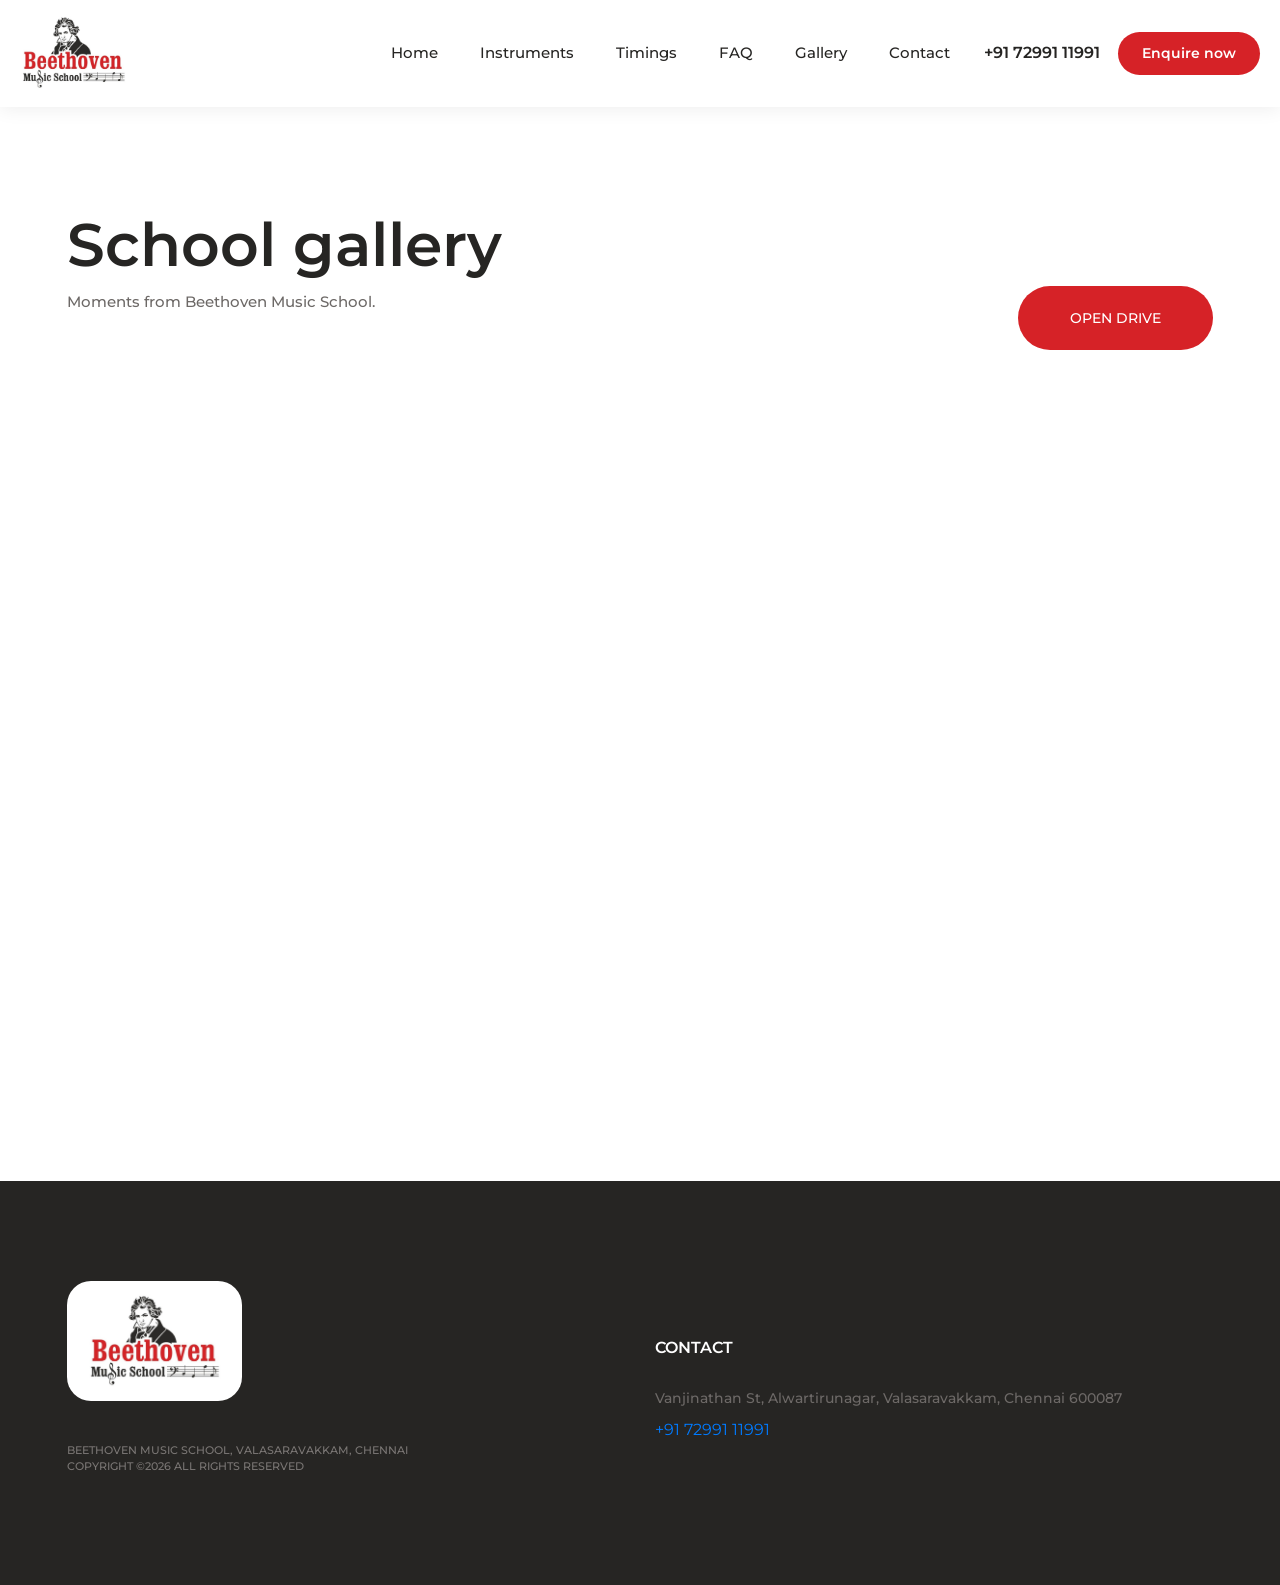
<file: gallery.html>
<!DOCTYPE html>
<html lang="en">
<head>
	<title>Gallery | Beethoven Music School, Valasaravakkam, Chennai</title>
	<meta charset="UTF-8">
	<meta name="description" content="Photos from Beethoven Music School in Valasaravakkam, Chennai.">
	<meta name="viewport" content="width=device-width, initial-scale=1.0">
	<link rel="canonical" href="https://beethovenmusicschool.org/gallery.html">
	<meta property="og:title" content="Music School Gallery | Beethoven Music School, Chennai">
	<meta property="og:description" content="Photos from Beethoven Music School in Valasaravakkam, Chennai.">
	<meta property="og:type" content="website">
	<meta property="og:url" content="https://beethovenmusicschool.org/gallery.html">
	<meta property="og:site_name" content="Beethoven Music School">
	<meta property="og:image" content="https://beethovenmusicschool.org/img/logo.jpg">
	<meta name="twitter:card" content="summary">
	<link href="img/favicon.png" rel="icon" type="image/png" />
	<link href="https://fonts.googleapis.com/css?family=Montserrat:300,400,500,600,700&display=swap" rel="stylesheet">
	<link rel="stylesheet" href="css/bootstrap.min.css" />
	<link rel="stylesheet" href="css/font-awesome.min.css" />
	<link rel="stylesheet" href="css/owl.carousel.min.css" />
	<link rel="stylesheet" href="css/slicknav.min.css" />
	<link rel="stylesheet" href="css/style.css" />
	<link rel="stylesheet" href="css/custom.css" />
</head>
<body>
	<header class="header-section clearfix">
		<a href="index.html" class="site-logo"><img src="img/logo.jpg" alt="Beethoven Music School"></a>
		<div class="header-right">
			<a href="tel:+917299111991" class="hr-btn">Call us</a>
			<span>|</span>
			<div class="user-panel">
				<a href="tel:+917299111991" class="login">+91 72991 11991</a>
				<a href="contact.html" class="register">Enquire now</a>
			</div>
		</div>
		<ul class="main-menu">
			<li><a href="index.html">Home</a></li>
			<li><a href="index.html#instruments">Instruments</a></li>
			<li><a href="index.html#timings">Timings</a></li>
			<li><a href="index.html#faq">FAQ</a></li>
			<li><a href="gallery.html" aria-current="page">Gallery</a></li>
			<li><a href="contact.html">Contact</a></li>
		</ul>
	</header>

	<main>
		<section class="intro-section spad">
			<div class="container">
				<div class="row align-items-end">
					<div class="col-md-8">
						<div class="section-title mb-0"><h2>School gallery</h2></div>
						<p>Moments from Beethoven Music School.</p>
					</div>
					<div class="col-md-4 text-md-right mt-3 mt-md-0">
						<a class="site-btn" href="https://drive.google.com/drive/folders/1aJ0TV37zRXFqLjCKMFd12wI6Sw5673d1?usp=sharing" target="_blank" rel="noopener">Open Drive</a>
					</div>
				</div>
				<div class="mt-4">
					<iframe class="gallery-drive-frame" title="Beethoven Music School photo gallery" src="https://drive.google.com/embeddedfolderview?id=1aJ0TV37zRXFqLjCKMFd12wI6Sw5673d1#grid" loading="lazy" allowfullscreen></iframe>
				</div>
			</div>
		</section>
	</main>

	<footer class="footer-section">
		<div class="container">
			<div class="row align-items-center">
				<div class="col-lg-6">
					<a href="index.html" class="site-logo"><img src="img/logo.jpg" alt="Beethoven Music School"></a>
					<div class="copyright">Beethoven Music School, Valasaravakkam, Chennai<br>Copyright &copy;<script>document.write(new Date().getFullYear());</script> All rights reserved</div>
				</div>
				<div class="col-lg-6">
					<div class="footer-widget">
						<h2>Contact</h2>
						<p>Vanjinathan St, Alwartirunagar, Valasaravakkam, Chennai 600087</p>
						<a href="tel:+917299111991">+91 72991 11991</a>
					</div>
				</div>
			</div>
		</div>
	</footer>

	<div class="mobile-cta"><a href="tel:+917299111991"><i class="fa fa-phone"></i> Call</a><a href="contact.html">Enquire now</a></div>
	<script src="js/jquery-3.2.1.min.js"></script>
	<script src="js/owl.carousel.min.js"></script>
	<script src="js/jquery.slicknav.min.js"></script>
	<script src="js/main.js"></script>
</body>
</html>
</file>
<file: css/style.css>
/*=================================
-----------------------------------
  SolMusic HTML Template
  Version: 1.0
 ---------------------------------
 =================================*/



/*----------------------------------------*/
/* Template default CSS
/*----------------------------------------*/

html,
body {
	height: 100%;
	font-family: "Montserrat", sans-serif;
	-webkit-font-smoothing: antialiased;
	font-smoothing: antialiased;
}

h1,
h2,
h3,
h4,
h5,
h6 {
	margin: 0;
	color: #262523;
	font-weight: 600;
	line-height: 1;
}

h1 {
	font-size: 70px;
}

h2 {
	font-size: 36px;
}

h3 {
	font-size: 30px;
}

h4 {
	font-size: 24px;
}

h5 {
	font-size: 18px;
}

h6 {
	font-size: 16px;
}

p {
	font-size: 15px;
	color: #6d6967;
	line-height: 1.8;
	font-weight: 500;
}

img {
	max-width: 100%;
}

input:focus,
select:focus,
button:focus,
textarea:focus {
	outline: none;
}

a:hover,
a:focus {
	text-decoration: none;
	outline: none;
}

ul,
ol {
	padding: 0;
	margin: 0;
}

/*---------------------
Helper CSS
 -----------------------*/

.section-title {
	margin-bottom: 60px;
}

.section-title h2 {
	font-size: 60px;
}

.set-bg {
	background-repeat: no-repeat;
	background-size: cover;
	background-position: top center;
}

.spad {
	padding-top: 105px;
	padding-bottom: 105px;
}

.text-white h1,
.text-white h2,
.text-white h3,
.text-white h4,
.text-white h5,
.text-white h6,
.text-white p,
.text-white span,
.text-white li,
.text-white a {
	color: #fff;
}

/*---------------------
Commom elements
 -----------------------*/

/* buttons */

.site-btn {
	display: inline-block;
	border: none;
	font-size: 14px;
	font-weight: 500;
	min-width: 195px;
	padding: 23px 20px;
	border-radius: 50px;
	text-transform: uppercase;
	background: #d62227;
	color: #fff;
	line-height: normal;
	cursor: pointer;
	text-align: center;
}

.site-btn:hover {
	color: #fff;
}

.site-btn.sb-c2 {
	background: #44413e;
}

/* Preloder */

#preloder {
	position: fixed;
	width: 100%;
	height: 100%;
	top: 0;
	left: 0;
	z-index: 999999;
	background: #000;
}

.loader {
	width: 40px;
	height: 40px;
	position: absolute;
	top: 50%;
	left: 50%;
	margin-top: -13px;
	margin-left: -13px;
	border-radius: 60px;
	animation: loader 0.8s linear infinite;
	-webkit-animation: loader 0.8s linear infinite;
}

@keyframes loader {
	0% {
		-webkit-transform: rotate(0deg);
		transform: rotate(0deg);
		border: 4px solid #d62227;
		border-left-color: transparent;
	}
	50% {
		-webkit-transform: rotate(180deg);
		transform: rotate(180deg);
		border: 4px solid #262523;
		border-left-color: transparent;
	}
	100% {
		-webkit-transform: rotate(360deg);
		transform: rotate(360deg);
		border: 4px solid #d62227;
		border-left-color: transparent;
	}
}

@-webkit-keyframes loader {
	0% {
		-webkit-transform: rotate(0deg);
		border: 4px solid #d62227;
		border-left-color: transparent;
	}
	50% {
		-webkit-transform: rotate(180deg);
		border: 4px solid #262523;
		border-left-color: transparent;
	}
	100% {
		-webkit-transform: rotate(360deg);
		border: 4px solid #d62227;
		border-left-color: transparent;
	}
}

/*------------------
Header section
 ---------------------*/

.header-section {
	padding-left: 55px;
	padding-right: 72px;
	background: #1e1d1c;
}

.site-logo {
	display: inline-block;
	padding: 0;
	padding: 44px 15px;
}

.header-right {
	float: right;
	padding: 44px 0;
	margin-left: 130px;
}

.header-right .hr-btn {
	display: inline-block;
	color: #a09b97;
}

.header-right .user-panel {
	display: inline-block;
}

.header-right .user-panel a {
	font-size: 16px;
	color: #ffffff;
	margin: 0 10px;
}

.header-right .user-panel .register {
	color: #d62227;
	margin-right: 0;
}

.header-right span {
	color: #fff;
	display: inline-block;
	padding-left: 9px;
}

.main-menu {
	list-style: none;
	float: right;
}

.main-menu li {
	display: inline-block;
	position: relative;
}

.main-menu li a {
	display: block;
	font-size: 16px;
	color: #ffffff;
	padding: 44px 10px;
	margin-left: 60px;
}

.main-menu li a:hover {
	color: #d62227;
}

.main-menu li:first-child a {
	margin-left: 0;
}

.main-menu li:hover .sub-menu {
	visibility: visible;
	opacity: 1;
	margin-top: 0;
}

.main-menu .sub-menu {
	position: absolute;
	list-style: none;
	width: 220px;
	left: 60px;
	top: 100%;
	padding: 20px 0;
	visibility: hidden;
	opacity: 0;
	margin-top: 50px;
	background: #fff;
	z-index: 99;
	-webkit-transition: all 0.4s;
	transition: all 0.4s;
	-webkit-box-shadow: 2px 7px 20px rgba(0, 0, 0, 0.05);
	box-shadow: 2px 7px 20px rgba(0, 0, 0, 0.05);
}

.main-menu .sub-menu li {
	display: block;
}

.main-menu .sub-menu li a {
	display: block;
	color: #000;
	margin-left: 0;
	padding: 5px 20px;
}

.main-menu .sub-menu li a:hover {
	color: #d62227;
}

.slicknav_menu {
	display: none;
}

/*------------------
Hero section
 ---------------------*/

.hero-section {
	overflow: hidden;
}

.hs-item {
	height: 724px;
	padding-bottom: 90px;
	display: -webkit-box;
	display: -ms-flexbox;
	display: flex;
	-webkit-box-align: center;
	-ms-flex-align: center;
	align-items: center;
	background: #262523;
}

.hs-item h1,
.hs-item h2 {
	color: #fff;
	font-size: 70px;
	margin-bottom: 25px;
	line-height: 0.9;
	position: relative;
	top: 50px;
	opacity: 0;
}

.hs-item h1 span,
.hs-item h2 span {
	color: #d62227;
}

.hs-item p {
	color: #ffffff;
	opacity: 0.6;
	margin-bottom: 50px;
	position: relative;
	top: 50px;
	opacity: 0;
}

.hs-item .site-btn {
	position: relative;
	top: 50px;
	margin-bottom: 20px;
	opacity: 0;
}

.hs-item .sb-c2 {
	margin-left: 8px;
}

.hs-item .hs-text {
	padding-top: 90px;
	max-width: 475px;
}

.hr-img img {
	min-width: 602px;
	position: relative;
	left: -34px;
	top: 50px;
	opacity: 0;
}

.owl-item.active .hs-item img,
.owl-item.active .hs-item h1,
.owl-item.active .hs-item h2,
.owl-item.active .hs-item p,
.owl-item.active .hs-item .site-btn,
.owl-item.active .hs-item .site-btn.sb-c2 {
	top: 0;
	opacity: 1;
}

.owl-item.active .hs-item img {
	-webkit-transition: all 0.5s ease 0.2s;
	transition: all 0.5s ease 0.2s;
}

.owl-item.active .hs-item h1,
.owl-item.active .hs-item h2 {
	-webkit-transition: all 0.5s ease 0.4s;
	transition: all 0.5s ease 0.4s;
}

.owl-item.active .hs-item p {
	-webkit-transition: all 0.5s ease 0.6s;
	transition: all 0.5s ease 0.6s;
}

.owl-item.active .hs-item .site-btn {
	-webkit-transition: all 0.5s ease 0.8s;
	transition: all 0.5s ease 0.8s;
}

.owl-item.active .hs-item .site-btn.sb-c2 {
	-webkit-transition: all 0.5s ease 1s;
	transition: all 0.5s ease 1s;
}

.hero-slider .owl-dots {
	position: absolute;
	bottom: 33px;
	left: calc(50% - 588px);
	max-width: 1176px;
	width: 100%;
	padding-left: 15px;
}

.hero-slider .owl-dots .owl-dot {
	width: 8px;
	height: 8px;
	border-radius: 50%;
	background: #44413e;
	margin-right: 10px;
}

.hero-slider .owl-dots .owl-dot.active {
	background: #d62227;
}

/* ----------------
Intro section
 -------------------*/

.intro-section p {
	margin-bottom: 35px;
	padding-top: 10px;
}

/* ----------------
How section
 -------------------*/

.how-section {
	background-color: #262523;
}

.how-item .hi-icon {
	position: relative;
	width: 57px;
	height: 57px;
	border-radius: 50%;
	background: #d62227;
	margin-bottom: 25px;
}

.how-item .hi-icon img {
	position: absolute;
	right: -8px;
	bottom: 0;
}

.how-item h4 {
	margin-bottom: 25px;
}

.how-item p {
	font-weight: 400;
	opacity: 0.6;
}

/* ----------------
Concept section
 -------------------*/

.concept-section p {
	padding-top: 5px;
}

.concept-item {
	text-align: center;
	padding-top: 35px;
}

.concept-item img {
	border-radius: 40px;
	margin-bottom: 15px;
}

/* --------------------
Subscription section
 -----------------------*/

.subscription-section {
	background: #262523;
}

.sub-text {
	padding-right: 15px;
}

.sub-text h2 {
	color: #fff;
	font-size: 60px;
	margin-bottom: 20px;
	font-weight: 500;
}

.sub-text h3 {
	color: #d62227;
	margin-bottom: 30px;
	font-weight: 500;
}

.sub-text p {
	color: #fff;
	font-weight: 400;
	opacity: 0.6;
	margin-bottom: 40px;
}

.sub-list {
	list-style: none;
	background: #363432;
	padding: 70px 15px 50px 155px;
	border-radius: 42px;
}

.sub-list li {
	color: #ffffff;
	font-size: 18px;
	margin-bottom: 25px;
}

.sub-list li img {
	padding-right: 28px;
}

/* ----------------
Premium section 
 -------------------*/

.premium-section p {
	margin-bottom: 50px;
}

.premium-item {
	text-align: center;
	padding-top: 35px;
}

.premium-item img {
	width: 190px;
	height: 190px;
	border-radius: 50%;
	margin-bottom: 40px;
}

.premium-item h4 {
	margin-bottom: 4px;
}

.premium-item p {
	margin-bottom: 0;
}

/* ----------------
Responsive
 -------------------*/

.footer-section {
	background: #262523;
	padding: 100px 0 85px;
}

.footer-widget {
	padding-top: 2px;
}

.footer-widget h2 {
	font-size: 16px;
	color: #fff;
	text-transform: uppercase;
	margin-bottom: 30px;
}

.footer-widget ul {
	list-style: none;
}

.footer-widget ul li a {
	display: inline-block;
	color: #6d6967;
	font-size: 14px;
	margin-bottom: 10px;
}

.copyright {
	font-size: 11px;
	text-transform: uppercase;
	font-weight: 500;
	color: #7a7674;
	padding: 10px 0 25px;
}

.social-links a {
	display: inline-block;
	color: #6d6967;
	font-size: 18px;
	margin-right: 35px;
}

/* ----------------
Other pages
 -------------------*/

/* ----------------
Playlist page
 -------------------*/

.playlist-section {
	padding: 105px 42px;
}

.playlist-section .section-title {
	float: left;
}

.playlist-filter {
	text-align: right;
	padding-top: 20px;
	margin-bottom: 100px;
}

.playlist-filter li {
	display: inline-block;
	font-size: 15px;
	font-weight: 500;
	color: #6d6967;
	padding: 10px 6px 16px;
	margin-right: 55px;
	margin-bottom: 10px;
	border-bottom: 2px solid transparent;
	cursor: pointer;
}

.playlist-filter li.mixitup-control-active {
	border-bottom: 2px solid #d62227;
}

.playlist-item {
	text-align: center;
	padding: 0 11px;
	margin-bottom: 30px;
}

.playlist-item img {
	min-width: 100%;
	border-radius: 40px;
	margin-bottom: 30px;
}

.search-form {
	position: relative;
	width: 100%;
	margin-bottom: 25px;
}

.search-form input {
	width: 100%;
	height: 60px;
	padding-left: 41px;
	padding-right: 175px;
	border: none;
	border-radius: 80px;
	font-size: 15px;
	background: #d9d4cf;
}

.search-form button {
	position: absolute;
	height: 60px;
	min-width: 167px;
	right: 0;
	top: 0;
	border: none;
	border-radius: 80px;
	color: #fff;
	font-size: 15px;
	background: #d62227;
}

/* ----------------
Blog page
 -------------------*/

.blog-item {
	margin-bottom: 90px;
}

.blog-item img {
	margin-bottom: 36px;
}

.blog-item .blog-date {
	font-size: 12px;
	font-weight: 600;
	color: #d62227;
	margin-bottom: 24px;
}

.blog-item h3 {
	margin-bottom: 5px;
}

.blog-item .blog-meta {
	font-size: 12px;
	color: #e9e9e9;
	font-weight: 500;
	margin-bottom: 20px;
}

.blog-item .blog-meta a {
	color: #c3c4c9;
}

.blog-item p {
	font-size: 14px;
	margin-bottom: 0;
	line-height: 1.8;
}

.site-pagination a {
	color: #6d6967;
	font-size: 14px;
	display: inline-block;
	margin-right: 5px;
	font-weight: 500;
}

.site-pagination a:hover,
.site-pagination a.active {
	color: #3c455f;
}

/* ----------------
Contact page
 -------------------*/

.map {
	height: 100%;
	background: #ddd;
}

.map iframe {
	position: absolute;
	width: 100%;
	height: 100%;
	left: 0;
	top: 0;
}

.contact-warp {
	padding: 100px 53px 104px 78px;
}

.contact-warp p {
	padding-top: 40px;
	margin-bottom: 50px;
}

.contact-warp ul {
	margin-bottom: 90px;
	list-style: none;
}

.contact-warp ul li {
	font-size: 14px;
	color: #262523;
	font-size: 14px;
	margin-bottom: 15px;
	font-weight: 500;
}

.contact-from input,
.contact-from textarea {
	width: 100%;
	height: 57px;
	padding: 0 38px;
	border: none;
	border-radius: 20px;
	font-size: 14px;
	font-weight: 500;
	margin-bottom: 14px;
	color: #6d6967;
	background: #f5f2ef;
}

.contact-from textarea {
	resize: none;
	padding: 24px 38px 10px;
	height: 177px;
	margin-bottom: 57px;
}

/* ----------------
Category page
 -------------------*/

.category-section {
	padding: 105px 36px;
}

.category-section .section-title {
	float: left;
}

.category-links {
	text-align: right;
	padding-top: 20px;
	margin-bottom: 80px;
}

.category-links a {
	display: inline-block;
	font-size: 15px;
	font-weight: 500;
	color: #6d6967;
	padding: 10px 6px 16px;
	margin-right: 55px;
	margin-bottom: 10px;
	border-bottom: 2px solid transparent;
	cursor: pointer;
}

.category-links a.active {
	border-bottom: 2px solid #d62227;
}

.category-item {
	position: relative;
	margin: 0 17px;
}

.category-item img {
	min-width: 100%;
	border-radius: 40px;
}

.category-item .ci-text {
	position: absolute;
	bottom: 35px;
	left: 50px;
}

.category-item .ci-text h4 {
	color: #fff;
	margin-bottom: 3px;
}

.category-item .ci-text p {
	color: #fff;
	margin-bottom: 0;
	font-size: 12px;
}

.category-item .ci-link {
	position: absolute;
	display: -webkit-box;
	display: -ms-flexbox;
	display: flex;
	-webkit-box-align: center;
	-ms-flex-align: center;
	align-items: center;
	-webkit-box-pack: center;
	-ms-flex-pack: center;
	justify-content: center;
	width: 71px;
	height: 71px;
	right: 29px;
	bottom: 21px;
	color: #d62227;
	font-size: 16px;
	text-align: center;
	border-radius: 50%;
	background: #fff;
}

.songs-section {
	padding-bottom: 80px;
}

.song-item {
	margin-bottom: 33px;
}

.song-info-box img {
	float: left;
	width: 85px;
	height: 85px;
	border-radius: 19px;
	margin-right: 18px;
}

.song-info-box .song-info {
	overflow: hidden;
	padding-top: 20px;
}

.song-info-box .song-info h4 {
	font-size: 20px;
	margin-bottom: 4px;
}

.song-info-box .song-info p {
	font-size: 14px;
	margin-bottom: 0;
}

.songs-links {
	text-align: right;
	padding-top: 26px;
}

.songs-links a {
	display: inline-block;
	margin-left: 15px;
	padding-top: 5px;
}

.single_player_container {
	margin-top: 30px;
	padding-left: 10px;
}

.single_player_container .jp-interface {
	display: -webkit-box;
	display: -ms-flexbox;
	display: flex;
}

.player_bars {
	width: calc(100% - 145px);
	position: relative;
	padding-top: 8px;
}

.player_controls_box {
	width: 145px;
}

.player_controls>button:not(:last-of-type) {
	margin-right: 4px;
}

.player_button {
	position: relative;
	width: 28px;
	height: 28px;
	background: #d9d4cf;
	border: none;
	border-radius: 50%;
	outline: none !important;
	cursor: pointer;
	-webkit-box-flex: 0;
	-ms-flex: 0 0 auto;
	flex: 0 0 auto;
}

.player_button::after {
	display: block;
	position: absolute;
}

.jp-play {
	background: #d62227;
}

.jp-play:after {
	left: 9px;
	top: 3px;
	width: 11px;
	height: 13px;
	content: url(../img/icons/play.png);
}

.jp-state-playing .jp-play::after,
.playing .jp-play::after {
	top: 4px !important;
	left: 7px !important;
	content: url(../img/icons/pause.png);
}

.jp-prev:after {
	top: 1px !important;
	left: 6px !important;
	content: url(../img/icons/back.png);
}

.jp-next:after {
	top: 1px !important;
	right: 7px !important;
	content: url(../img/icons/next.png);
}

.jp-stop::after {
	top: 10px;
	left: 10px;
	width: 8px;
	height: 8px;
	background: #475069;
	content: "";
}

.jp-progress {
	width: 100%;
	cursor: pointer;
}

.jp-seek-bar {
	height: 100%;
	padding-top: 5px;
	padding-bottom: 5px;
	background: transparent;
	margin-bottom: -5px;
}

.jp-seek-bar>div {
	height: 2px;
	background: #d9d4cf;
}

.jp-play-bar {
	position: relative;
	height: 100%;
	background: #272727;
	overflow: visible !important;
}

.jp-current-time {
	position: absolute;
	font-size: 14px;
	color: #262523;
	right: -40px;
	top: 100%;
	padding-top: 15px;
	background: #fff;
	z-index: 1;
	-webkit-transition: all 0.3s;
	transition: all 0.3s;
}

.middle .jp-current-time {
	right: -5px;
	padding: 15px 5px 0;
}

.jp-duration {
	position: absolute;
	font-size: 14px;
	color: #b8b8b8;
	right: 0;
	bottom: -16px;
}

/* ----------------
Artest Page
 -------------------*/

.player-section {
	padding: 57px 53px;
}

.player-box {
	padding: 77px 121px 100px 81px;
	border-radius: 24px;
	background: #fff;
}

.player-box {
	display: -webkit-box;
	display: -ms-flexbox;
	display: flex;
}

.wave-player-warp {
	padding-top: 40px;
	position: relative;
	width: calc(100% - 382px);
}

.tarck-thumb-warp {
	width: 382px;
}

.tarck-thumb {
	max-width: 333px;
	position: relative;
}

.tarck-thumb img {
	border-radius: 22px;
}

.tarck-thumb .wp-play {
	position: absolute;
	width: 70px;
	height: 70px;
	left: calc(50% - 35px);
	top: calc(50% - 35px);
	border: none;
	border-radius: 50%;
	color: #d62227;
	background: #fff;
}

.tarck-thumb .wp-play:after {
	position: absolute;
	content: "";
	left: calc(50% - 6px);
	top: calc(50% - 8px);
	font: normal normal normal 18px/1 FontAwesome;
}

.playing .tarck-thumb .wp-play:after {
	position: absolute;
	content: "";
	left: calc(50% - 8px);
	font: normal normal normal 18px/1 FontAwesome;
}

.wave-player-info h2 {
	font-size: 48px;
	font-weight: 600;
}

.wave-player-info p {
	font-size: 14px;
}

.wavePlayer_controls {
	padding-top: 20px;
}

#wavePlayer {
	position: relative;
}

#currentTime {
	position: absolute;
	right: 0;
	bottom: 0;
	font-size: 14px;
	color: #262523;
	font-weight: 500;
	background: #fff;
	padding-right: 2px;
}

#clipTime {
	position: absolute;
	right: 10px;
	top: 59px;
	font-size: 14px;
	color: #b8b8b8;
	font-weight: 500;
}

.songs-details-section {
	padding: 100px 38px 50px;
	background: #f9fcfd;
}

.song-details-box {
	margin-bottom: 30px;
	overflow: hidden;
}

.song-details-box h3 {
	margin-bottom: 50px;
}

.song-details-box ul {
	list-style: none;
	max-width: 310px;
}

.song-details-box ul li {
	margin-bottom: 15px;
	font-size: 14px;
	line-height: 2;
}

.song-details-box ul strong {
	float: left;
	margin-right: 6px;
	font-weight: 600;
	color: #262523;
}

.song-details-box ul span {
	display: block;
	overflow: hidden;
	color: #6d6967;
}

.song-details-box .single_player_container {
	margin-top: 0;
	padding-left: 0;
}

.artist-details img {
	float: left;
	width: 163px;
	height: 163px;
	margin-right: 30px;
	border-radius: 50%;
}

.artist-details h5 {
	margin-bottom: 5px;
	padding-top: 10px;
}

.artist-details span {
	display: block;
	font-size: 12px;
	color: #c3c4c9;
	margin-bottom: 15px;
}

.artist-details .ad-text {
	overflow: hidden;
}

.song-details-box .song-info-box img {
	width: 60px;
	height: 60px;
	border-radius: 20px;
	margin-right: 13px;
}

.song-details-box .song-info-box .song-info {
	padding-top: 10px;
}

.song-details-box .song-info-box .song-info h4 {
	font-size: 14px;
}

.song-details-box .song-info-box .song-info p {
	font-size: 10px;
}

.song-details-box .song-item {
	margin-bottom: 22px;
}

.song-details-box .player_controls_box {
	width: 102px;
}

.song-details-box .player_button {
	-webkit-transform: scale(0.7);
	transform: scale(0.7);
	-webkit-transform-origin: center;
	transform-origin: center;
	margin: 0 -5px;
}

.song-details-box .player_bars {
	width: calc(100% - 102px);
}

.song-details-box .single_player {
	padding: 14px 15px 0 0px;
}

.song-details-box .jp-current-time {
	font-size: 10px;
	right: -29px;
	padding-top: 9px;
}

.song-details-box .middle .jp-current-time {
	right: -5px;
	padding: 9px 5px 0;
}

.song-details-box .jp-duration {
	font-size: 10px;
	bottom: -6px;
}

.similar-songs-section {
	padding: 100px 33px;
}

.similar-songs-section h3 {
	margin-bottom: 70px;
	padding-left: 6px;
}

.similar-song {
	padding: 0 6px;
	margin-bottom: 35px;
}

.similar-song .ss-thumb {
	border-radius: 41px;
	margin-bottom: 22px;
	min-width: 100%;
}

.similar-song h4 {
	font-size: 20px;
	margin-bottom: 5px;
}

.similar-song p {
	font-size: 14px;
}

.similar-song .player_bars {
	width: 100%;
}

.similar-song .jp-current-time {
	padding-top: 10px;
}

.similar-song .jp-duration {
	bottom: -25px;
}

.ss-controls {
	padding: 15px 0 10px;
}

.ss-controls .songs-links {
	padding-top: 0;
	float: right;
}

/* ----------------
Responsive
 -------------------*/

@media (min-width: 1200px) {
	.container {
		max-width: 1176px;
	}
}

/* Medium screen : 992px. */

@media only screen and (min-width: 1200px) and (max-width: 1360px) {
	.header-right {
		margin-left: 50px;
	}
	.main-menu li a {
		margin-left: 25px;
	}
	.main-menu .sub-menu {
		left: 25px;
	}
}

/* Medium screen : 992px. */

@media only screen and (min-width: 992px) and (max-width: 1199px) {
	.header-section {
		padding-left: 15px;
		padding-right: 20px;
	}
	.header-right {
		margin-left: 20px;
	}
	.main-menu li a {
		margin-left: 15px;
	}
	.main-menu .sub-menu {
		left: 15px;
	}
	.hr-img img {
		min-width: 500px;
		position: relative;
	}
	.sub-list {
		padding: 70px 15px 50px 90px;
	}
	.category-section .section-title,
	.playlist-section .section-title {
		float: none;
	}
	.category-links,
	.playlist-filter {
		text-align: left;
	}
	.playlist-item {
		padding: 0;
	}
	.player-box {
		padding: 70px 80px 80px;
	}
	.similar-song {
		margin-bottom: 70px;
	}
	.artist-details img {
		float: none;
		margin-bottom: 30px;
	}
	.contact-warp {
		padding: 100px 15px 60px 40px;
	}
	.category-item {
		margin: 0;
	}
	.category-section {
		padding: 100px 0;
	}
}

/* Tablet :768px. */

@media only screen and (min-width: 768px) and (max-width: 991px) {
	.hr-img {
		display: none;
	}
	.slicknav_menu {
		display: block;
		background: transparent;
		margin-top: -60px;
	}
	.slicknav_nav {
		background: #363432;
		margin-bottom: 35px;
	}
	.slicknav_nav ul {
		margin: 0 0 0 0;
	}
	.slicknav_nav .slicknav_row,
	.slicknav_nav a {
		padding: 12px 25px;
		margin: 0;
	}
	.slicknav_nav a:hover {
		border-radius: 0;
		color: #d62227;
		background: transparent;
	}
	.slicknav_btn {
		position: relative;
		top: -24px;
		background: #363432;
	}
	.main-menu {
		display: none;
	}
	.header-right {
		display: none;
	}
	.header-right-warp .header-right {
		display: block;
		float: none;
		padding: 0 0 24px;
		margin-left: 0;
	}
	.header-right-warp .header-right span {
		display: none;
	}
	.header-right-warp .header-right .user-panel {
		display: block;
		padding-left: 26px;
	}
	.header-right-warp .header-right .user-panel a {
		display: inline-block;
		padding: 0;
		margin: 0;
	}
	.header-right-warp .header-right .user-panel a:hover {
		background: transparent;
	}
	.header-right-warp .header-right .user-panel .login {
		padding-right: 10px;
	}
	.sub-text {
		margin-bottom: 50px;
	}
	.footer-widget {
		margin-bottom: 40px;
	}
	.category-section .section-title,
	.playlist-section .section-title {
		float: none;
	}
	.category-links,
	.playlist-filter {
		text-align: left;
	}
	.playlist-item {
		padding: 0;
	}
	.player-box {
		display: block;
		padding: 77px 90px 100px;
	}
	.wave-player-warp {
		width: 100%;
	}
	.wave-player-warp .songs-links {
		text-align: center;
		padding-top: 0;
		margin-bottom: 40px;
	}
	.tarck-thumb-warp {
		width: 100%;
	}
	.tarck-thumb-warp .tarck-thumb {
		margin: 0 auto;
	}
	.wave-player-info,
	.wavePlayer_controls {
		text-align: center;
	}
	.similar-song {
		margin-bottom: 60px;
	}
	.playlist-section,
	.category-section {
		padding: 100px 0;
	}
	.playlist-section .container,
	.category-section .container {
		max-width: 100%;
	}
	.category-item {
		margin: 0;
	}
	.category-item .ci-link {
		top: 26px;
		bottom: auto;
	}
	.category-item .ci-text {
		position: absolute;
		bottom: 10px;
		left: 20px;
	}
	.map {
		height: 450px;
	}
	.song-details-box ul {
		max-width: 100%;
	}
	.search-form {
		margin-top: 40px;
	}
}

/* Large Mobile :480px. */

@media only screen and (max-width: 767px) {
	.hr-img {
		display: none;
	}
	.slicknav_menu {
		display: block;
		background: transparent;
		margin-top: -60px;
	}
	.slicknav_nav {
		background: #363432;
		margin-bottom: 35px;
	}
	.slicknav_nav ul {
		margin: 0 0 0 0;
	}
	.slicknav_nav .slicknav_row,
	.slicknav_nav a {
		padding: 12px 25px;
		margin: 0;
	}
	.slicknav_nav a:hover {
		border-radius: 0;
		color: #d62227;
		background: transparent;
	}
	.slicknav_btn {
		position: relative;
		top: -24px;
		background: #363432;
	}
	.main-menu {
		display: none;
	}
	.header-right {
		display: none;
	}
	.header-right-warp .header-right {
		display: block;
		float: none;
		padding: 0 0 24px;
		margin-left: 0;
	}
	.header-right-warp .header-right span {
		display: none;
	}
	.header-right-warp .header-right .user-panel {
		display: block;
		padding-left: 26px;
	}
	.header-right-warp .header-right .user-panel a {
		display: inline-block;
		padding: 0;
		margin: 0;
	}
	.header-right-warp .header-right .user-panel a:hover {
		background: transparent;
	}
	.header-right-warp .header-right .user-panel .login {
		padding-right: 10px;
	}
	.sub-list {
		padding: 60px 15px 50px 30px;
	}
	.sub-text {
		margin-bottom: 50px;
	}
	.footer-widget {
		margin-bottom: 40px;
	}
	.category-section .section-title,
	.playlist-section .section-title {
		float: none;
	}
	.category-links,
	.playlist-filter {
		text-align: left;
	}
	.playlist-filter li,
	.category-links a {
		margin-right: 15px;
	}
	.playlist-item {
		padding: 0;
	}
	.playlist-section {
		padding: 100px 0;
	}
	.artist-details img {
		float: none;
		margin-bottom: 30px;
	}
	.player-box {
		display: block;
	}
	.wave-player-warp {
		width: 100%;
	}
	.wave-player-warp .songs-links {
		text-align: center;
		padding-top: 0;
		margin-bottom: 40px;
	}
	.tarck-thumb-warp {
		width: 100%;
	}
	.tarck-thumb-warp .tarck-thumb {
		margin: 0 auto;
	}
	.wave-player-info,
	.wavePlayer_controls {
		text-align: center;
	}
	.player-box {
		padding: 75px 40px 80px;
	}
	.similar-song {
		margin-bottom: 60px;
	}
	.songs-details-section {
		padding: 100px 0px 50px;
	}
	.similar-songs-section,
	.playlist-section {
		padding: 100px 0;
	}
	.similar-songs-section .container,
	.playlist-section .container {
		max-width: 100%;
	}
	.category-section {
		padding: 105px 0;
	}
	.category-section .container {
		max-width: 100%;
	}
	.header-section {
		padding: 0 15px;
	}
	.category-item {
		margin: 0 0 30px;
	}
	.map {
		height: 450px;
	}
	.contact-warp {
		padding: 100px 40px;
	}
	.songs-links {
		text-align: left;
		padding-top: 40px;
	}
	.song-details-box ul {
		max-width: 100%;
	}
	.search-form {
		margin-top: 40px;
	}
}

/* Small Mobile :320px. */

@media only screen and (max-width: 479px) {
	.section-title h2,
	.hs-item h1,
	.hs-item h2,
	.sub-text h2 {
		font-size: 36px;
	}
	.wave-player-info h2 {
		font-size: 24px;
	}
	.header-section {
		padding: 0;
	}
	.player-box {
		padding: 40px;
	}
	.contact-warp {
		padding: 100px 15px;
	}
	.category-item .ci-link {
		top: 26px;
		bottom: auto;
	}
	.category-item .ci-text {
		position: absolute;
		bottom: 10px;
		left: 20px;
	}
	.single_player_container .jp-interface {
		display: block;
	}
	.song-details-box .player_controls_box,
	.player_controls_box {
		width: 100%;
	}
	.song-details-box .player_bars,
	.player_bars {
		width: 100%;
	}
	.song-details-box .jp-duration {
		bottom: -19px;
	}
	.jp-duration {
		bottom: -31px;
	}
	.song-details-box .song-item {
		margin-bottom: 40px;
	}
	.player-section,
	.player-box {
		padding: 15px;
	}
	.social-links a {
		margin-right: 20px;
	}
	.search-form {
		text-align: center;
	}
	.search-form input {
		padding-right: 41px;
	}
	.search-form button {
		position: relative;
		margin-top: 20px;
	}
}
</file>
<file: css/custom.css>
/* Beethoven Music School: additions on top of the SolMusic theme */
.hero-slider .hr-img img{max-width:100%}
.hs-item .hs-text .rating{display:inline-block;margin-top:6px;color:#fff;opacity:.75;font-size:13px;font-weight:500}
.hs-item .hs-text .rating i{color:#ffb000;margin-right:2px}
.intro-section .stats{margin-top:70px}
.stat{text-align:center;padding:10px 0 30px}
.stat .num{font-size:56px;font-weight:700;color:#d62227;line-height:1}
.stat p{margin:10px 0 0;font-weight:600;color:#262523}
.inst-card{background:#fff;border-radius:40px;padding:36px 28px;text-align:center;margin-top:35px;box-shadow:0 10px 40px rgba(10,24,61,.08);transition:transform .25s,box-shadow .25s;height:calc(100% - 35px)}
.inst-card:hover{transform:translateY(-8px);box-shadow:0 18px 50px rgba(214,34,39,.18)}
.inst-card .ic{width:110px;height:110px;border-radius:34px;background:#262523;margin:0 auto 24px;display:flex;align-items:center;justify-content:center}
.inst-card .ic svg{width:70px;height:70px;fill:none;stroke:#d62227;stroke-width:3.5;stroke-linecap:round;stroke-linejoin:round}
.inst-card h5{margin-bottom:10px}
.inst-card p{font-size:14px;margin-bottom:14px}
.inst-card a{color:#d62227;font-weight:600;font-size:14px}
.how-section .container{position:relative}
.sub-list li{display:flex;align-items:center}
.sub-list{padding-left:70px}
.why-item{text-align:center;padding-top:35px}
.why-item .wi{width:130px;height:130px;border-radius:50%;background:#f5f2ef;color:#d62227;font-size:48px;display:flex;align-items:center;justify-content:center;margin:0 auto 30px;transition:background .25s,color .25s}
.why-item:hover .wi{background:#d62227;color:#fff}
.why-item h4{margin-bottom:8px}
.why-item p{margin-bottom:0}
/* piano */
.piano-section{height:230vh;background:#262523;position:relative}
.piano-stick{position:sticky;top:0;height:100vh;display:flex;align-items:center}
.piano-stick h2{color:#fff;font-size:48px;line-height:1.1;margin-bottom:16px}
.piano-stick p{color:#fff;opacity:.65;max-width:560px;margin-bottom:34px}
.piano{position:relative;display:flex;height:min(240px,32vw);min-height:140px;user-select:none;touch-action:manipulation}
.piano .wk{flex:1;background:#fff;border:1px solid #b3aea8;border-radius:0 0 10px 10px;padding:0;cursor:pointer;transition:transform .12s,background .12s;transform-origin:top}
.piano .wk.on,.piano .wk:active{background:#d62227;transform:perspective(500px) rotateX(-4deg) translateY(3px)}
.piano .bk{position:absolute;top:0;width:5.2%;height:62%;background:#1e1d1c;border:0;border-radius:0 0 8px 8px;z-index:2;transform:translateX(-50%);padding:0;cursor:pointer;transition:transform .12s,background .12s}
.piano .bk.on,.piano .bk:active{background:#d62227;transform:translateX(-50%) translateY(4px)}
.p-bar{height:4px;max-width:420px;margin-top:26px;background:#363432;border-radius:2px}
.p-bar b{display:block;height:100%;width:0;background:#d62227;border-radius:2px}
.piano-hint{color:#fff;opacity:.5;font-size:13px;margin-top:14px;margin-bottom:0!important}
/* timings */
.hours-table{width:100%;border-collapse:collapse}
.hours-table td{padding:16px 10px;border-bottom:1px solid #e9e4df;font-weight:500;color:#262523}
.hours-table tr.today td{background:#fdeceb;color:#d62227;font-weight:700}
.hours-table td:last-child{text-align:right}
.open-badge{display:inline-block;padding:9px 20px;border-radius:50px;font-size:14px;font-weight:600;background:#ece8e4;color:#262523;margin-bottom:26px}
.open-badge.is-open{background:#dff7ea;color:#0b7a43}
.open-badge.is-open::before,.open-badge.is-closed::before{content:"";display:inline-block;width:9px;height:9px;border-radius:50%;margin-right:9px;background:#14b866;vertical-align:1px}
.open-badge.is-closed::before{background:#d62227}
/* faq */
.faq .card{border:0;border-radius:26px!important;background:#f5f2ef;margin-bottom:14px;overflow:hidden}
.faq .card-header{background:transparent;border:0;padding:0}
.faq .btn-link{display:flex;justify-content:space-between;align-items:center;width:100%;padding:22px 32px;color:#262523;font-weight:600;font-size:16px;text-align:left;text-decoration:none!important;white-space:normal}
.faq .btn-link::after{content:"+";font-size:26px;color:#d62227;line-height:1;transition:transform .25s;margin-left:16px}
.faq .btn-link:not(.collapsed)::after{transform:rotate(45deg)}
.faq .card-body{padding:0 32px 26px;color:#6d6967;font-size:15px;line-height:1.8;font-weight:500}
/* visit */
.visit-map iframe{width:100%;height:100%;min-height:360px;border:0;border-radius:40px}
.visit-box p{margin-bottom:12px}
.visit-box .big-phone{font-size:28px;font-weight:700;color:#262523;display:block;margin:6px 0 26px}
/* contact */
.contact-from select{width:100%;height:57px;padding:0 38px;border:none;border-radius:20px;font-size:14px;font-weight:500;margin-bottom:14px;color:#6d6967;background:#f5f2ef}
.contact-from .form-note{font-size:13px;margin:-30px 0 30px}
.form-msg{padding:16px 22px;border-radius:20px;margin-bottom:24px;font-size:14px;font-weight:500}
.form-msg.ok{background:#dff7ea;color:#0b7a43}
.form-msg.err{background:#fde3e3;color:#9a1217}
.hp{position:absolute;left:-9999px}
.contact-warp ul li a{color:#262523}
.contact-warp ul li i{color:#d62227;width:22px}
/* footer */
.footer-widget ul li a:hover{color:#d62227}
.footer-widget p{color:#6d6967;font-size:14px;margin-bottom:6px}
.social-links a:hover{color:#d62227}
/* mobile call bar */
.mobile-cta{display:none}
@media(max-width:767px){
  .mobile-cta{display:flex;position:fixed;left:0;right:0;bottom:0;z-index:999;background:#1e1d1c;box-shadow:0 -6px 24px rgba(0,0,0,.25)}
  .mobile-cta a{flex:1;text-align:center;color:#fff;font-weight:600;font-size:14px;padding:16px 8px}
  .mobile-cta a+a{background:#d62227}
  body{padding-bottom:54px}
  .piano-stick h2{font-size:32px}
  .stat .num{font-size:44px}
  .sub-list{padding-left:40px}
}
.site-btn{transition:transform .15s ease-out,background .2s}
.site-btn:hover{background:#b51a1f}
.site-btn.sb-c2:hover{background:#34322f}
@media (prefers-reduced-motion:reduce){.inst-card,.site-btn{transition:none}.piano .wk,.piano .bk{transition:none}}

/* ===== Logo palette: red #d62227, charcoal #262523, white ===== */
#preloder{background:#fff}
::selection{background:#d62227;color:#fff}

/* header: logo left, menu centre-right, phone + enquire right, all on one centre line */
.header-section{display:flex;align-items:center;flex-wrap:wrap;position:relative;z-index:50;padding:6px 55px;background:#fff;box-shadow:0 2px 18px rgba(0,0,0,.07)}
.header-section .site-logo{order:1;display:block;padding:6px 0}
.site-logo img{display:block;height:76px;width:auto;max-width:none}
.header-section .main-menu{order:2;float:none;margin-left:auto}
.header-section .header-right{order:3;float:none;padding:0;margin-left:44px}
.main-menu li a{padding:36px 10px}
@media(min-width:992px){
  .main-menu li a{color:#262523;font-weight:500;margin-left:36px}
  .main-menu li:first-child a{margin-left:0}
  .main-menu li a:hover{color:#d62227}
  .header-section .header-right{display:flex;align-items:center}
  .header-right .hr-btn{color:#6d6967}
  .header-right span{color:#cfc9c4;padding:0 14px}
  .header-right .user-panel{display:flex;align-items:center}
  .header-right .user-panel a.login{color:#262523;font-weight:600;margin:0}
  .header-right .user-panel a.register{background:#d62227;color:#fff;border-radius:50px;padding:11px 24px;font-size:14px;font-weight:600;margin:0 0 0 18px;transition:background .2s}
  .header-right .user-panel a.register:hover{background:#b51a1f}
}
@media(min-width:992px) and (max-width:1359px){
  .header-section{padding:6px 20px}
  .header-section .header-right{margin-left:24px}
  .header-right .hr-btn,.header-right span{display:none}
  .main-menu li a{margin-left:18px;font-size:15px}
  .main-menu li:first-child a{margin-left:0}
}
@media(max-width:991px){
  .header-section{padding:6px 15px}
  .site-logo img{height:60px}
  .header-section .slicknav_menu{order:5;flex:0 0 100%;margin:0;padding:0;background:transparent;position:static}
  .header-section .slicknav_btn{position:absolute;right:15px;top:16px;margin:0;float:none;background:#262523;border-radius:6px}
  .header-section .slicknav_nav{background:#262523;margin:0 -15px;width:calc(100% + 30px);padding-top:8px}
}

/* footer: logo sits on a white card so it stays readable on charcoal */
.footer-section .site-logo{display:inline-block;background:#fff;border-radius:24px;padding:12px 20px;margin-bottom:24px}
.footer-section .site-logo img{height:96px}
@media(max-width:991px){.footer-section .col-lg-5{margin-bottom:40px}}

/* alignment polish */
.section-title h2{line-height:1.1}
.intro-section .col-lg-6>p,.concept-section .col-lg-6>p,.premium-section .col-lg-6>p{padding-top:8px}
.concept-section .row,.premium-section .row{align-items:stretch}
.inst-card{display:flex;flex-direction:column;align-items:center}
.inst-card p{flex:1}
.how-item h4{margin-bottom:18px}
.hs-item .hs-text .site-btn{margin-bottom:16px}
.hs-item .hs-text .rating{display:block;margin-top:10px}
.sub-list li img{margin-right:24px;padding-right:0}
.visit-box .section-title{margin-bottom:30px}
.stat{padding-bottom:10px}
.gallery-drive-frame{display:block;width:100%;height:min(78vh,900px);min-height:500px;border:0;background:#fff}
@media(max-width:767px){
  .section-title{margin-bottom:34px}
  .section-title h2{font-size:38px}
  .hs-item h1,.hs-item h2{font-size:46px}
  .visit-map iframe{min-height:280px;border-radius:28px}
  .gallery-drive-frame{height:70vh;min-height:420px}
  .hours-table td{padding:14px 4px}
}

/* ===== Banner animations ===== */
.hs-item{position:relative;overflow:hidden}
.hs-item>.container{position:relative;z-index:2}
.hero-fx{position:absolute;left:0;right:0;top:0;bottom:0;z-index:1;pointer-events:none;overflow:hidden}
.hero-fx::before{content:"";position:absolute;right:-8%;top:6%;width:640px;height:640px;border-radius:50%;background:radial-gradient(circle,rgba(214,34,39,.4),transparent 68%);animation:glow 6s ease-in-out infinite}
@keyframes glow{0%,100%{transform:scale(.88);opacity:.55}50%{transform:scale(1.12);opacity:1}}
.hero-fx .n{position:absolute;bottom:-70px;left:var(--l);font-size:var(--s);color:#fff;opacity:0;animation:floatUp var(--t) linear var(--d) infinite}
.hero-fx .n.r{color:#d62227}
@keyframes floatUp{0%{transform:translateY(0) rotate(-12deg);opacity:0}10%{opacity:.4}90%{opacity:.28}100%{transform:translateY(-840px) rotate(16deg);opacity:0}}
.fx-staff{position:absolute;left:0;right:0;top:120px;height:74px;background:repeating-linear-gradient(to bottom,rgba(255,255,255,.11) 0 2px,transparent 2px 18px)}
.fx-staff::after{content:"";position:absolute;top:-14px;bottom:-14px;width:3px;background:#d62227;box-shadow:0 0 18px 4px rgba(214,34,39,.6);animation:playhead 7s linear infinite}
@keyframes playhead{from{left:-2%}to{left:102%}}
.eq{position:absolute;left:0;right:0;bottom:0;height:72px;display:flex;align-items:flex-end;gap:6px;padding:0 15px}
.eq i{flex:1;height:100%;background:linear-gradient(to top,rgba(214,34,39,.6),rgba(214,34,39,.05));border-radius:4px 4px 0 0;transform-origin:bottom;transform:scaleY(.2);animation:eq 1.2s ease-in-out infinite;animation-delay:calc(var(--i) * -.13s)}
.eq i:nth-child(3n){animation-duration:.9s}
.eq i:nth-child(3n+1){animation-duration:1.5s}
@keyframes eq{0%,100%{transform:scaleY(.15)}50%{transform:scaleY(1)}}
.hs-progress{position:absolute;left:0;bottom:0;height:4px;width:0;background:#d62227;z-index:3}
.owl-item.active .hs-progress{animation:prog 6s linear forwards}
@keyframes prog{to{width:100%}}
.owl-item.active .hr-img img{animation:bob 5s ease-in-out 1.2s infinite}
@keyframes bob{0%,100%{transform:translateY(0)}50%{transform:translateY(-14px)}}
.marquee{background:#d62227;color:#fff;overflow:hidden;white-space:nowrap;padding:16px 0;font-weight:600;font-size:15px;letter-spacing:1px;text-transform:uppercase}
.mq-track{display:inline-flex;animation:mq 34s linear infinite}
.mq-track span{padding:0 30px}
.marquee:hover .mq-track{animation-play-state:paused}
@keyframes mq{to{transform:translateX(-50%)}}
.subscription-section{position:relative;overflow:hidden}
.subscription-section>.container{position:relative;z-index:2}
.site-btn.pulse{animation:pulse 2.2s infinite}
@keyframes pulse{0%{box-shadow:0 0 0 0 rgba(214,34,39,.6)}70%{box-shadow:0 0 0 20px rgba(214,34,39,0)}100%{box-shadow:0 0 0 0 rgba(214,34,39,0)}}
@media(max-width:767px){.hero-fx::before{width:360px;height:360px}.fx-staff{top:60px}.mq-track span{padding:0 20px}}
@media (prefers-reduced-motion:reduce){.hero-fx,.mq-track,.site-btn.pulse,.hs-progress,.owl-item.active .hr-img img{animation:none!important}.hero-fx{display:none}.mq-track{transform:none}}
</file>
